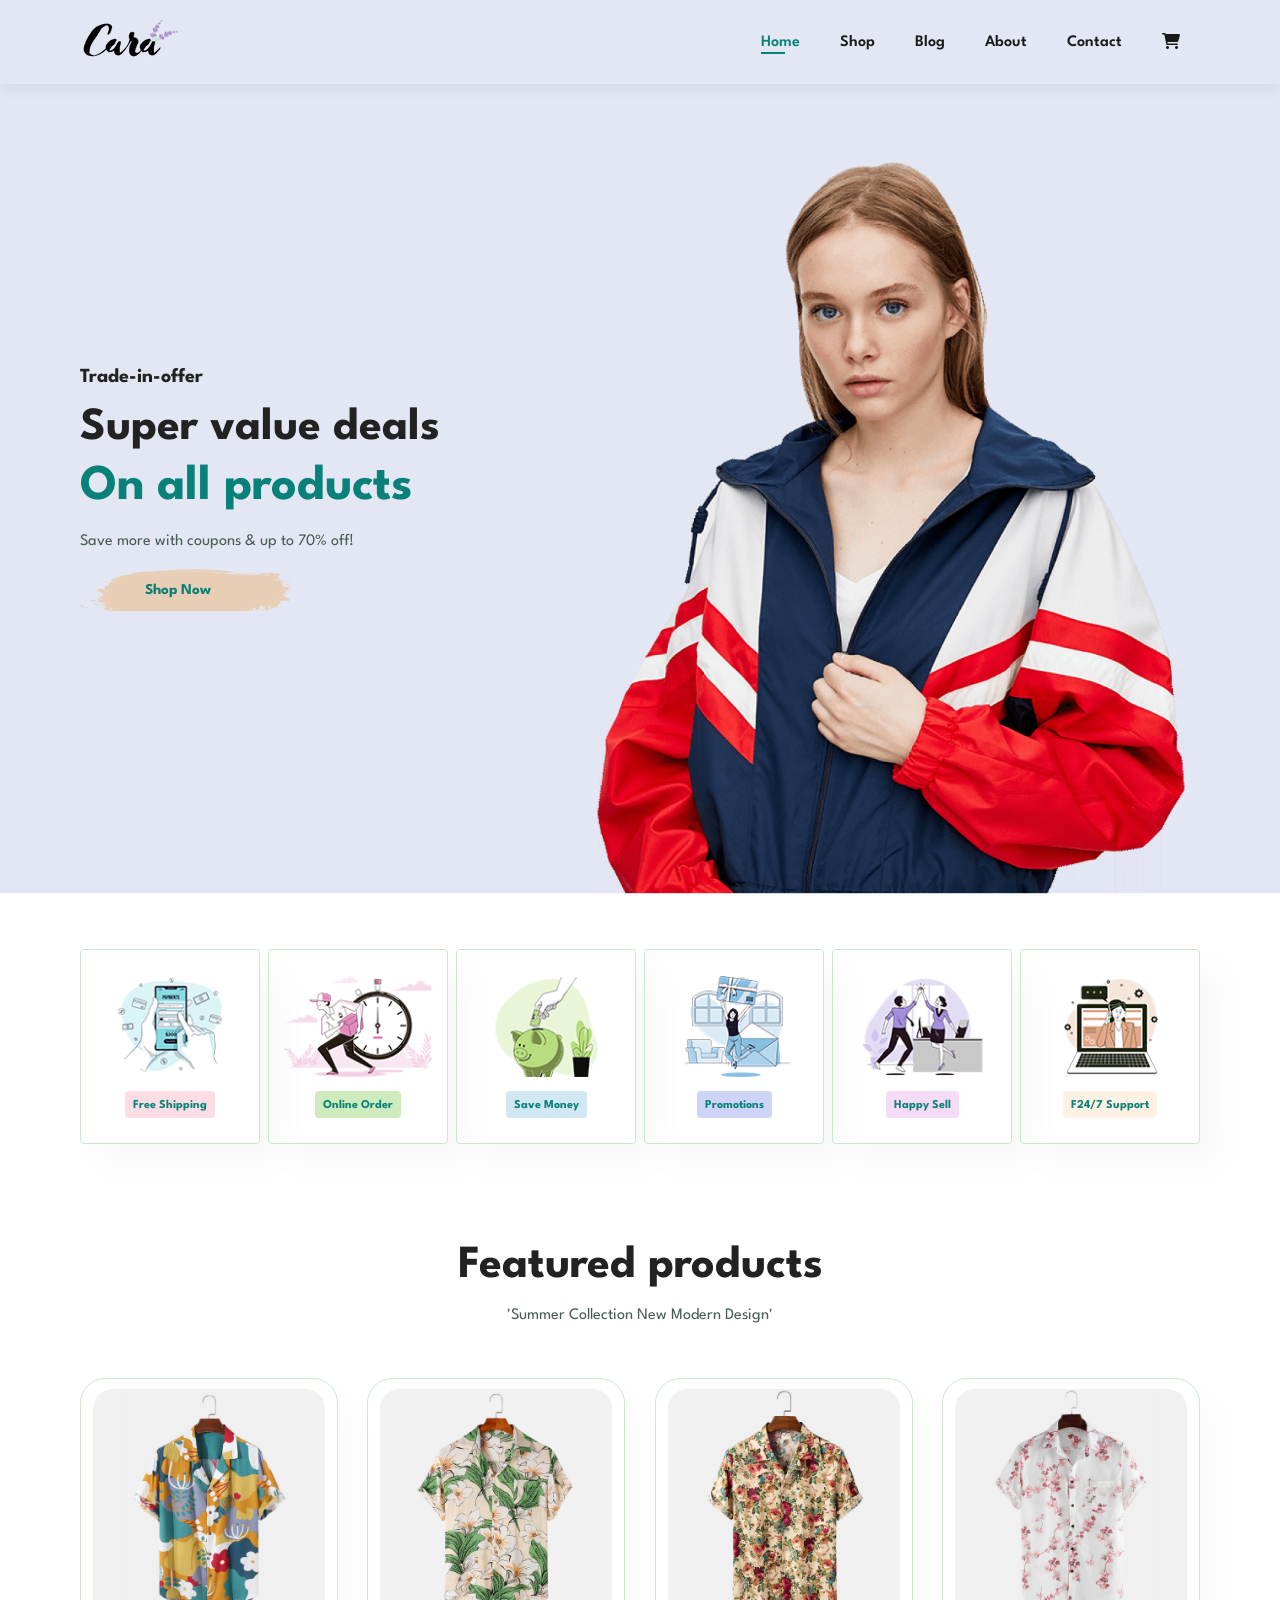
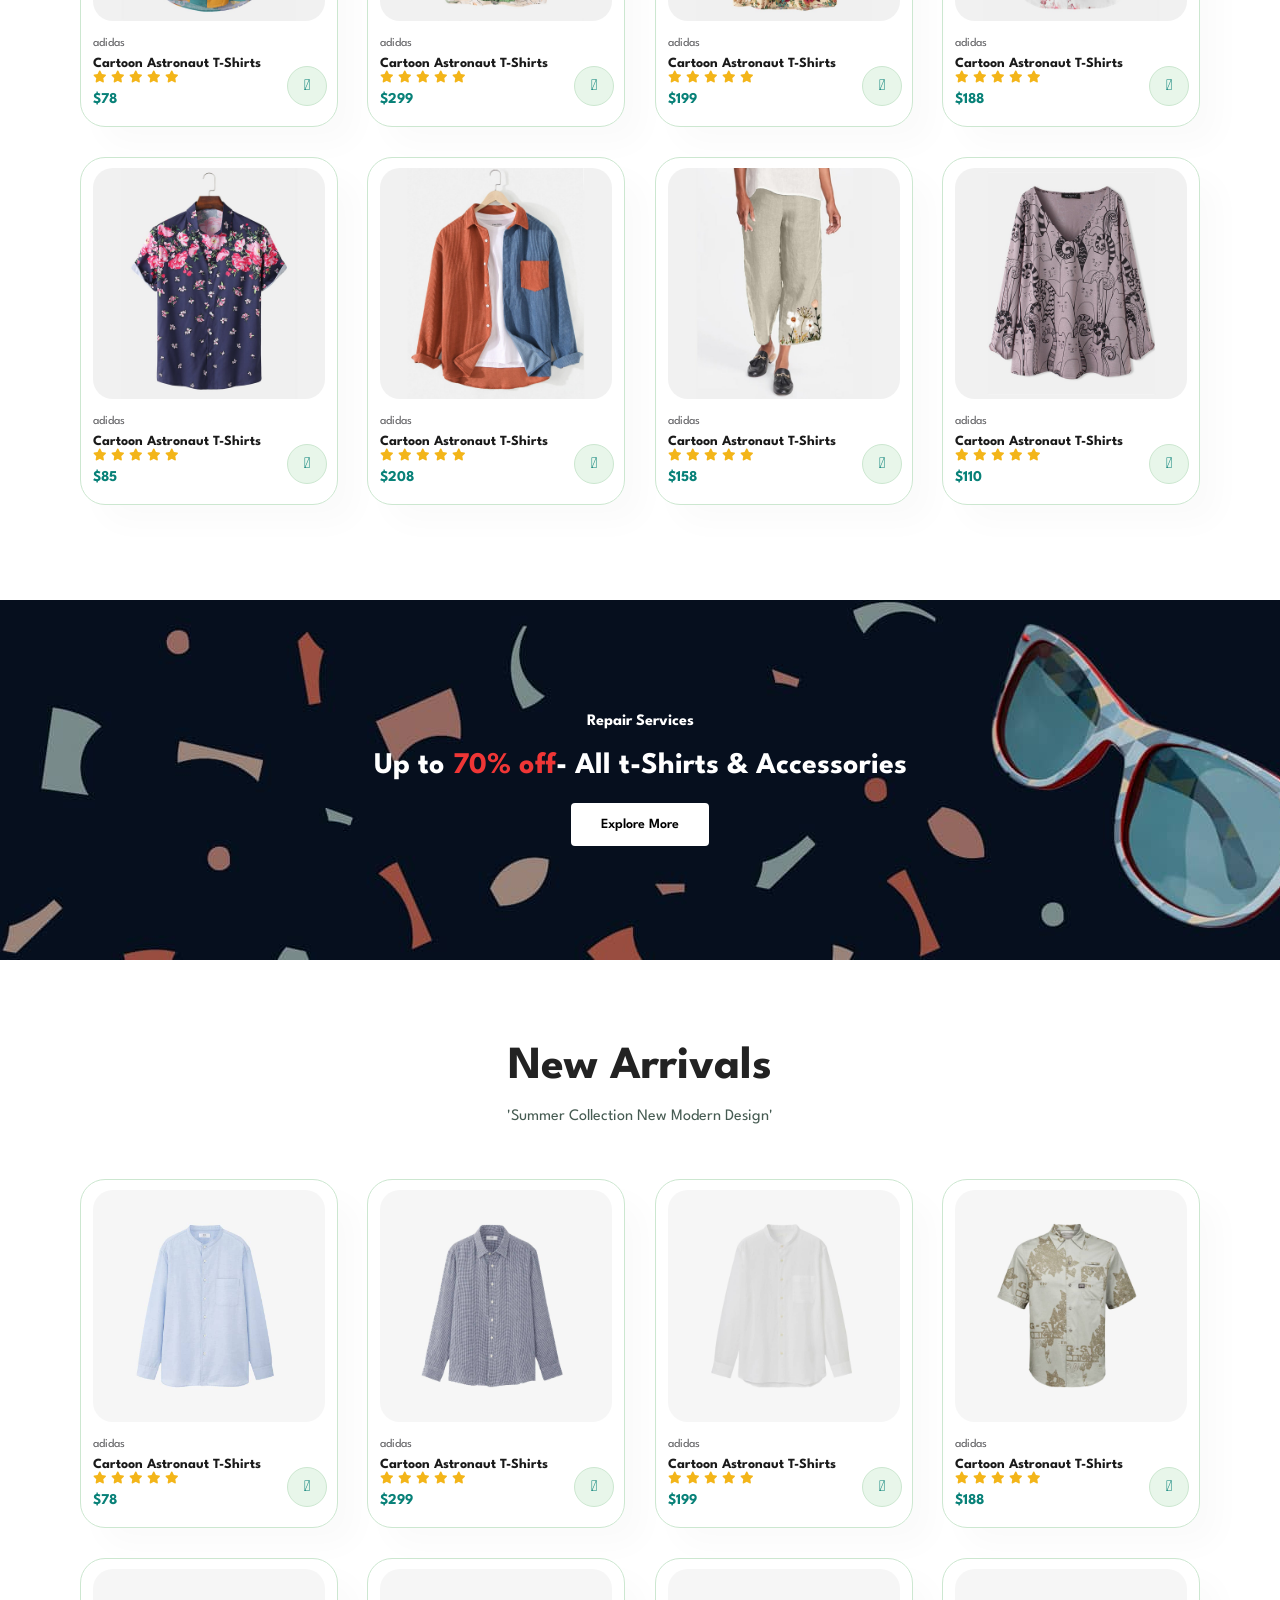
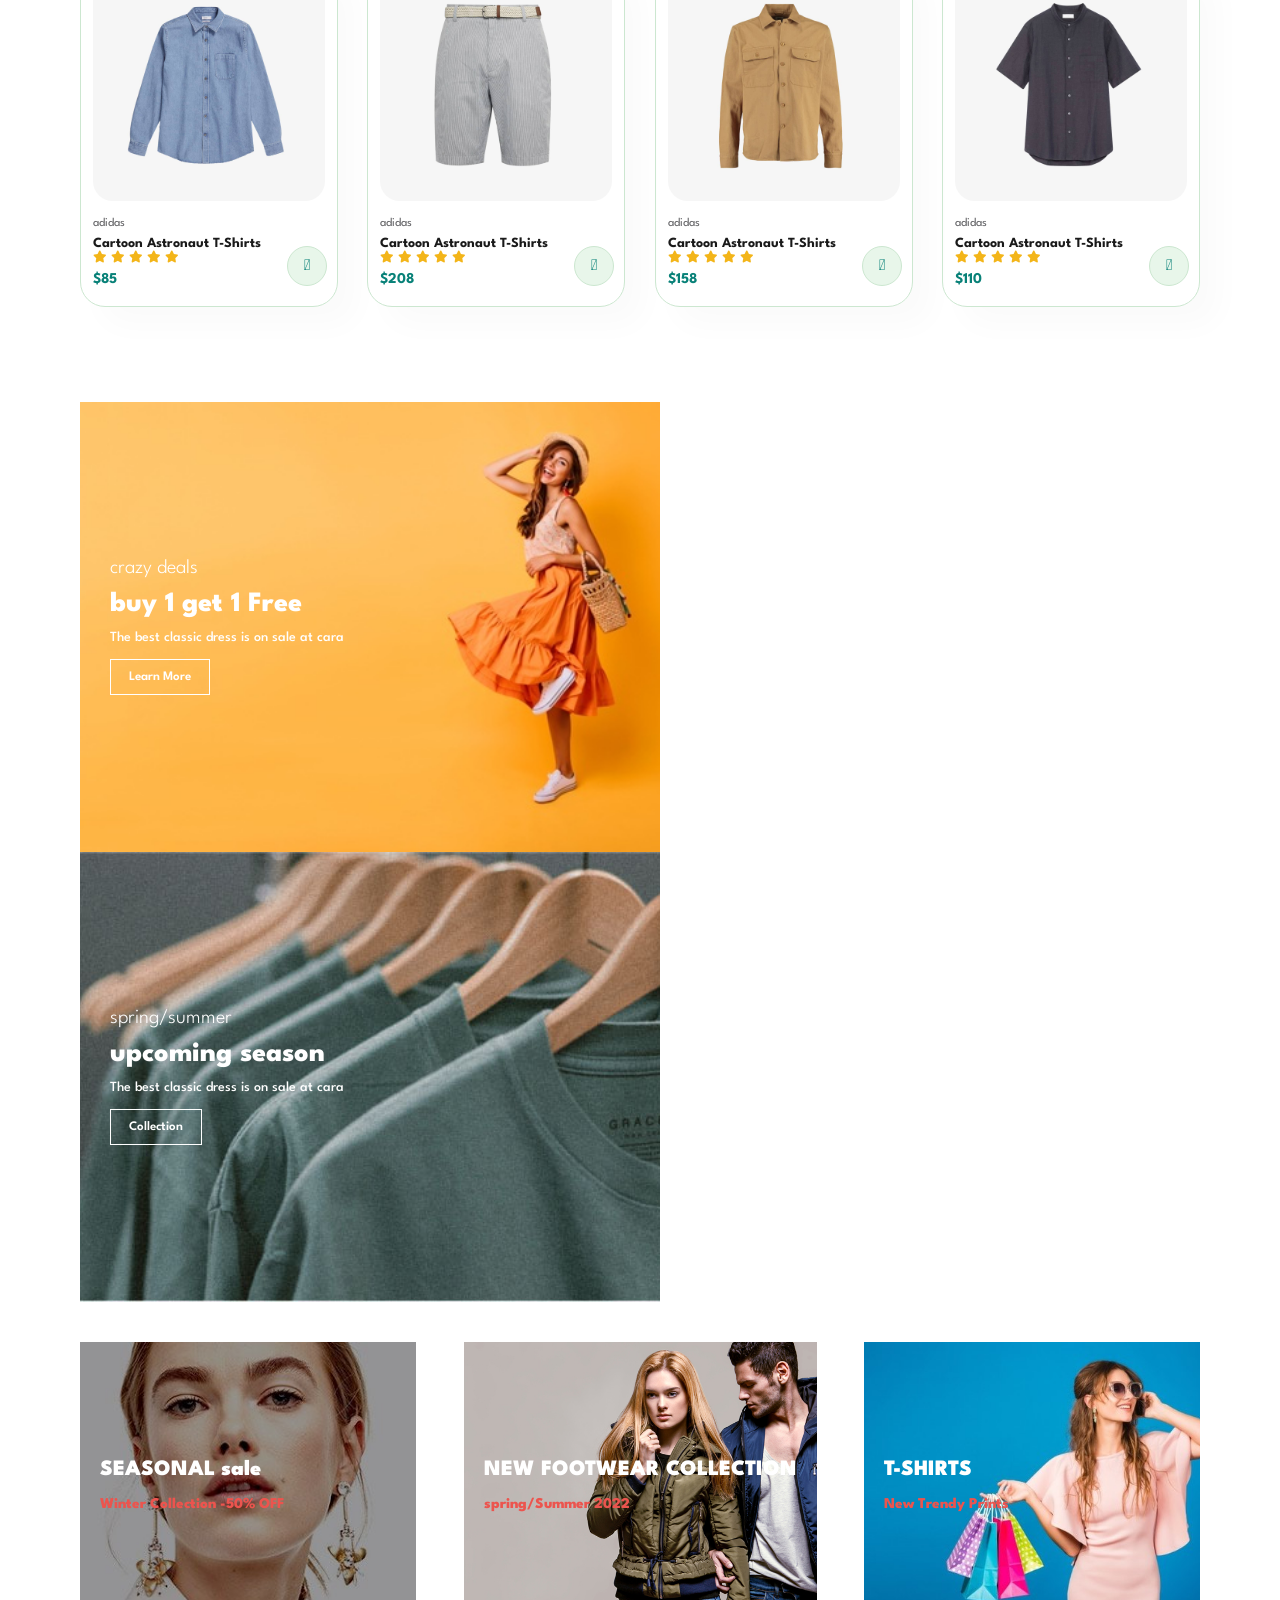
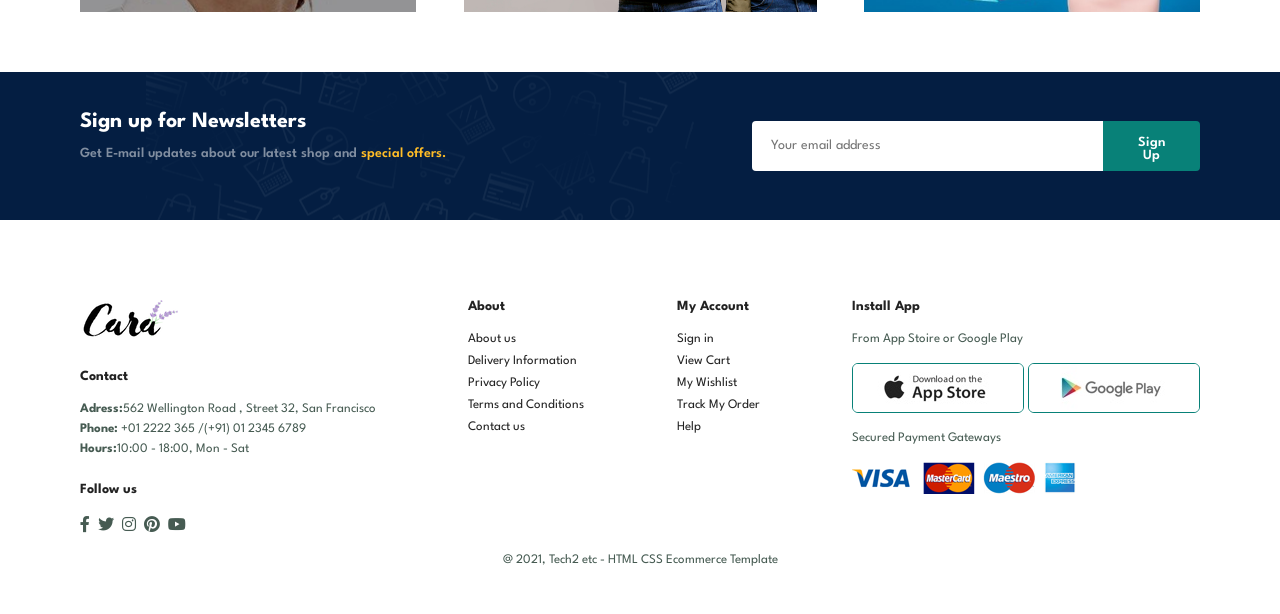
<file: index.html>
<!DOCTYPE html>
<html lang="en">
<head>
    <meta charset="UTF-8">
    <meta http-equiv="X-UA-Compatible" content="IE-edge">
    <meta name="viewport" content="width=device-width, initial-scale=1.0">
    <title>Ecommerce Platform</title>
    <link rel="stylesheet" href="style2.css">
    <link rel="stylesheet" href="https://cdnjs.cloudflare.com/ajax/libs/font-awesome/6.0.0-beta3/css/all.min.css">

</head>

<body>
    
    <section id="header">
        <a href="#"><img src="img/logo.png" class="logo"></a>

        <div>
            <ul id="navbar">
                <li><a class="active" href="index.html">Home</a></li>
                <li><a href="shop.html">Shop</a></li>
                <li><a href="blog.html">Blog</a></li>
                <li><a href="about.html">About</a></li>
                <li><a href="contact.html">Contact</a></li>
                <li id="lg-bag"><a href="cart.html"><i class="fas fa-shopping-cart"></i></a></li>
                <a href="#" id="close"><i class="far fa-times"></i></a> 
            </ul>
        </div>

        <div id="mobile">
            <a href="cart.html"><i class="fas fa-shopping-cart"></i></a>
            <i id="bar" class="fas fa-outdent"></i>
        </div>

    </section>

    <section id="hero">
        <h4>Trade-in-offer</h4>
        <h2>Super value deals</h2>
        <h1>On all products</h1>
        <p>Save more with coupons & up to 70% off!</p>
        <button>Shop Now</button>
    </section>

    <section id="feature" class="section-p1">
        <div class="fe-box">
            <img src="img/f11.png" alt="">
            <h6>Free Shipping</h6>
        </div>

        <div class="fe-box">
            <img src="img/f2.png" alt="">
            <h6>Online Order</h6>
        </div>

        <div class="fe-box">
            <img src="img/f3.png" alt="">
            <h6>Save Money</h6>
        </div>

        <div class="fe-box">
            <img src="img/f4.png" alt="">
            <h6>Promotions</h6>
        </div>

        <div class="fe-box">
            <img src="img/f5.png" alt="">
            <h6>Happy Sell</h6>
        </div>

        <div class="fe-box">
            <img src="img/f6.png" alt="">
            <h6>F24/7 Support</h6>
        </div>
    </section>

    <section id="product1" class="section-p1">
        <h2>Featured products</h2>
        <p>'Summer Collection New Modern Design'</p>
        <div class="pro-container">
            <div class="pro">
                <img src="img/f1.jpg" alt="">
                <div class="des">
                    <span>adidas</span>
                    <h5>Cartoon Astronaut T-Shirts</h5>
                    <div class="star">
                        <i class="fas fa-star"></i>
                        <i class="fas fa-star"></i>
                        <i class="fas fa-star"></i>
                        <i class="fas fa-star"></i>
                        <i class="fas fa-star"></i>
                    </div>
                    <h4>$78</h4>
                </div>
                <a href="#"><i class="fal fa-shopping-cart cart"></i></a>
            </div>

            <div class="pro">
                <img src="img/f2.jpg" alt="">
                <div class="des">
                    <span>adidas</span>
                    <h5>Cartoon Astronaut T-Shirts</h5>
                    <div class="star">
                        <i class="fas fa-star"></i>
                        <i class="fas fa-star"></i>
                        <i class="fas fa-star"></i>
                        <i class="fas fa-star"></i>
                        <i class="fas fa-star"></i>
                    </div>
                    <h4>$299</h4>
                </div>
                <a href="#"><i class="fal fa-shopping-cart cart"></i></a>
            </div>

            <div class="pro">
                <img src="img/f3.jpg" alt="">
                <div class="des">
                    <span>adidas</span>
                    <h5>Cartoon Astronaut T-Shirts</h5>
                    <div class="star">
                        <i class="fas fa-star"></i>
                        <i class="fas fa-star"></i>
                        <i class="fas fa-star"></i>
                        <i class="fas fa-star"></i>
                        <i class="fas fa-star"></i>
                    </div>
                    <h4>$199</h4>
                </div>
                <a href="#"><i class="fal fa-shopping-cart cart"></i></a>
            </div>

            <div class="pro">
                <img src="img/f4.jpg" alt="">
                <div class="des">
                    <span>adidas</span>
                    <h5>Cartoon Astronaut T-Shirts</h5>
                    <div class="star">
                        <i class="fas fa-star"></i>
                        <i class="fas fa-star"></i>
                        <i class="fas fa-star"></i>
                        <i class="fas fa-star"></i>
                        <i class="fas fa-star"></i>
                    </div>
                    <h4>$188</h4>
                </div>
                <a href="#"><i class="fal fa-shopping-cart cart"></i></a>
            </div>

            <div class="pro">
                <img src="img/f5.jpg" alt="">
                <div class="des">
                    <span>adidas</span>
                    <h5>Cartoon Astronaut T-Shirts</h5>
                    <div class="star">
                        <i class="fas fa-star"></i>
                        <i class="fas fa-star"></i>
                        <i class="fas fa-star"></i>
                        <i class="fas fa-star"></i>
                        <i class="fas fa-star"></i>
                    </div>
                    <h4>$85</h4>
                </div>
                <a href="#"><i class="fal fa-shopping-cart cart"></i></a>
            </div>

            <div class="pro">
                <img src="img/f6.jpg" alt="">
                <div class="des">
                    <span>adidas</span>
                    <h5>Cartoon Astronaut T-Shirts</h5>
                    <div class="star">
                        <i class="fas fa-star"></i>
                        <i class="fas fa-star"></i>
                        <i class="fas fa-star"></i>
                        <i class="fas fa-star"></i>
                        <i class="fas fa-star"></i>
                    </div>
                    <h4>$208</h4>
                </div>
                <a href="#"><i class="fal fa-shopping-cart cart"></i></a>
            </div>

            <div class="pro">
                <img src="img/f7.jpg" alt="">
                <div class="des">
                    <span>adidas</span>
                    <h5>Cartoon Astronaut T-Shirts</h5>
                    <div class="star">
                        <i class="fas fa-star"></i>
                        <i class="fas fa-star"></i>
                        <i class="fas fa-star"></i>
                        <i class="fas fa-star"></i>
                        <i class="fas fa-star"></i>
                    </div>
                    <h4>$158</h4>
                </div>
                <a href="#"><i class="fal fa-shopping-cart cart"></i></a>
            </div>

            <div class="pro">
                <img src="img/f8.jpg" alt="">
                <div class="des">
                    <span>adidas</span>
                    <h5>Cartoon Astronaut T-Shirts</h5>
                    <div class="star">
                        <i class="fas fa-star"></i>
                        <i class="fas fa-star"></i>
                        <i class="fas fa-star"></i>
                        <i class="fas fa-star"></i>
                        <i class="fas fa-star"></i>
                    </div>
                    <h4>$110</h4>
                </div>
                <a href="#"><i class="fal fa-shopping-cart cart"></i></a>
            </div>

        </div>
    </section>

    <section id="banner" class="section-m1">
        <h4>Repair Services</h4>
        <h2>Up to <span>70% off</span>- All t-Shirts & Accessories</h2>
        <button class="normal">Explore More</button>
    </section>

    <section id="product1" class="section-p1">
        <h2>New Arrivals</h2>
        <p>'Summer Collection New Modern Design'</p>
        <div class="pro-container">
            <div class="pro">
                <img src="img/n1.jpg" alt="">
                <div class="des">
                    <span>adidas</span>
                    <h5>Cartoon Astronaut T-Shirts</h5>
                    <div class="star">
                        <i class="fas fa-star"></i>
                        <i class="fas fa-star"></i>
                        <i class="fas fa-star"></i>
                        <i class="fas fa-star"></i>
                        <i class="fas fa-star"></i>
                    </div>
                    <h4>$78</h4>
                </div>
                <a href="#"><i class="fal fa-shopping-cart cart"></i></a>
            </div>

            <div class="pro">
                <img src="img/n2.jpg" alt="">
                <div class="des">
                    <span>adidas</span>
                    <h5>Cartoon Astronaut T-Shirts</h5>
                    <div class="star">
                        <i class="fas fa-star"></i>
                        <i class="fas fa-star"></i>
                        <i class="fas fa-star"></i>
                        <i class="fas fa-star"></i>
                        <i class="fas fa-star"></i>
                    </div>
                    <h4>$299</h4>
                </div>
                <a href="#"><i class="fal fa-shopping-cart cart"></i></a>
            </div>

            <div class="pro">
                <img src="img/n3.jpg" alt="">
                <div class="des">
                    <span>adidas</span>
                    <h5>Cartoon Astronaut T-Shirts</h5>
                    <div class="star">
                        <i class="fas fa-star"></i>
                        <i class="fas fa-star"></i>
                        <i class="fas fa-star"></i>
                        <i class="fas fa-star"></i>
                        <i class="fas fa-star"></i>
                    </div>
                    <h4>$199</h4>
                </div>
                <a href="#"><i class="fal fa-shopping-cart cart"></i></a>
            </div>

            <div class="pro">
                <img src="img/n4.jpg" alt="">
                <div class="des">
                    <span>adidas</span>
                    <h5>Cartoon Astronaut T-Shirts</h5>
                    <div class="star">
                        <i class="fas fa-star"></i>
                        <i class="fas fa-star"></i>
                        <i class="fas fa-star"></i>
                        <i class="fas fa-star"></i>
                        <i class="fas fa-star"></i>
                    </div>
                    <h4>$188</h4>
                </div>
                <a href="#"><i class="fal fa-shopping-cart cart"></i></a>
            </div>

            <div class="pro">
                <img src="img/n5.jpg" alt="">
                <div class="des">
                    <span>adidas</span>
                    <h5>Cartoon Astronaut T-Shirts</h5>
                    <div class="star">
                        <i class="fas fa-star"></i>
                        <i class="fas fa-star"></i>
                        <i class="fas fa-star"></i>
                        <i class="fas fa-star"></i>
                        <i class="fas fa-star"></i>
                    </div>
                    <h4>$85</h4>
                </div>
                <a href="#"><i class="fal fa-shopping-cart cart"></i></a>
            </div>

            <div class="pro">
                <img src="img/n6.jpg" alt="">
                <div class="des">
                    <span>adidas</span>
                    <h5>Cartoon Astronaut T-Shirts</h5>
                    <div class="star">
                        <i class="fas fa-star"></i>
                        <i class="fas fa-star"></i>
                        <i class="fas fa-star"></i>
                        <i class="fas fa-star"></i>
                        <i class="fas fa-star"></i>
                    </div>
                    <h4>$208</h4>
                </div>
                <a href="#"><i class="fal fa-shopping-cart cart"></i></a>
            </div>

            <div class="pro">
                <img src="img/n7.jpg" alt="">
                <div class="des">
                    <span>adidas</span>
                    <h5>Cartoon Astronaut T-Shirts</h5>
                    <div class="star">
                        <i class="fas fa-star"></i>
                        <i class="fas fa-star"></i>
                        <i class="fas fa-star"></i>
                        <i class="fas fa-star"></i>
                        <i class="fas fa-star"></i>
                    </div>
                    <h4>$158</h4>
                </div>
                <a href="#"><i class="fal fa-shopping-cart cart"></i></a>
            </div>

            <div class="pro">
                <img src="img/n8.jpg" alt="">
                <div class="des">
                    <span>adidas</span>
                    <h5>Cartoon Astronaut T-Shirts</h5>
                    <div class="star">
                        <i class="fas fa-star"></i>
                        <i class="fas fa-star"></i>
                        <i class="fas fa-star"></i>
                        <i class="fas fa-star"></i>
                        <i class="fas fa-star"></i>
                    </div>
                    <h4>$110</h4>
                </div>
                <a href="#"><i class="fal fa-shopping-cart cart"></i></a>
            </div>

        </div>
    </section>

    <section id="sm-banner" class="section-p1">
        <div class="banner-box">
            <h4>crazy deals</h4>
            <h2>buy 1 get 1 Free</h2>
            <span>The best classic dress is on sale at cara</span>
            <button class="white">Learn More</button>
        </div>

        <div class="banner-box banner-box2">
            <h4>spring/summer</h4>
            <h2>upcoming season</h2>
            <span>The best classic dress is on sale at cara</span>
            <button class="white">Collection</button>
        </div>
    </section>

    <section id="banner3">
        <div class="banner-box">
            <h2>SEASONAL sale</h2>
            <h3>Winter Collection -50% OFF</h3>
        </div>

        <div class="banner-box banner-box2">
            <h2>NEW FOOTWEAR COLLECTION </h2>
            <h3>spring/Summer 2022</h3>
        </div>

        <div class="banner-box banner-box3">
            <h2>T-SHIRTS</h2>
            <h3>New Trendy Prints</h3>
        </div>
    </section>

    <section id="newsletter" class="section-p1 section-m1">
        <div class="newstext">
            <h4>Sign up for Newsletters</h4>
            <p>Get E-mail updates about our latest shop and <span>special offers.</span></p>
        </div>
        <div class="form">
            <input type="text" placeholder="Your email address">
            <button class="normal">Sign Up</button>
        </div>
    </section>

    <footer class="section-p1">
        <div class="col">
            <img class="logo" src="img/logo.png" alt="">
            <h4>Contact</h4>
            <p><strong>Adress:</strong>562 Wellington Road , Street 32, San Francisco</p>  
            <p><strong>Phone:</strong> +01 2222 365 /(+91) 01 2345 6789</p>  
            <p><strong>Hours:</strong>10:00 - 18:00, Mon - Sat</p>
            <div class="follow">
               <h4>Follow us</h4>
            <div class="icon">
                <i class="fa-brands fa-facebook-f"></i>
                <i class="fa-brands fa-twitter"></i>
                <i class="fa-brands fa-instagram"></i>
                <i class="fa-brands fa-pinterest"></i>
                <i class="fa-brands fa-youtube"></i>
            </div>
            </div>  
        </div>

        <div class="col">
            <h4>About</h4>
            <a href="#">About us</a>
            <a href="#">Delivery Information</a>
            <a href="#">Privacy Policy</a>
            <a href="#">Terms and Conditions</a>
            <a href="#">Contact us</a>
        </div>

        <div class="col">
            <h4>My Account</h4>
            <a href="#">Sign in</a>
            <a href="#">View Cart</a>
            <a href="#">My Wishlist</a>
            <a href="#">Track My Order</a>
            <a href="#">Help</a>
        </div>

        <div class="col install">
            <h4>Install App</h4>
            <p>From App Stoire or Google Play</p>
            <div class="row">
                <img src="img/app.jpg" alt="">
                <img src="img/play.jpg" alt="">
            </div>
            <p>Secured Payment Gateways</p>
            <img src="img/pay.png" alt="">
        </div>

        <div class="copyright">
            <p>@ 2021, Tech2 etc - HTML CSS Ecommerce Template</p>
        </div>
    </footer>



    <script src="script2.js"></script>
</body>
</html>
</file>
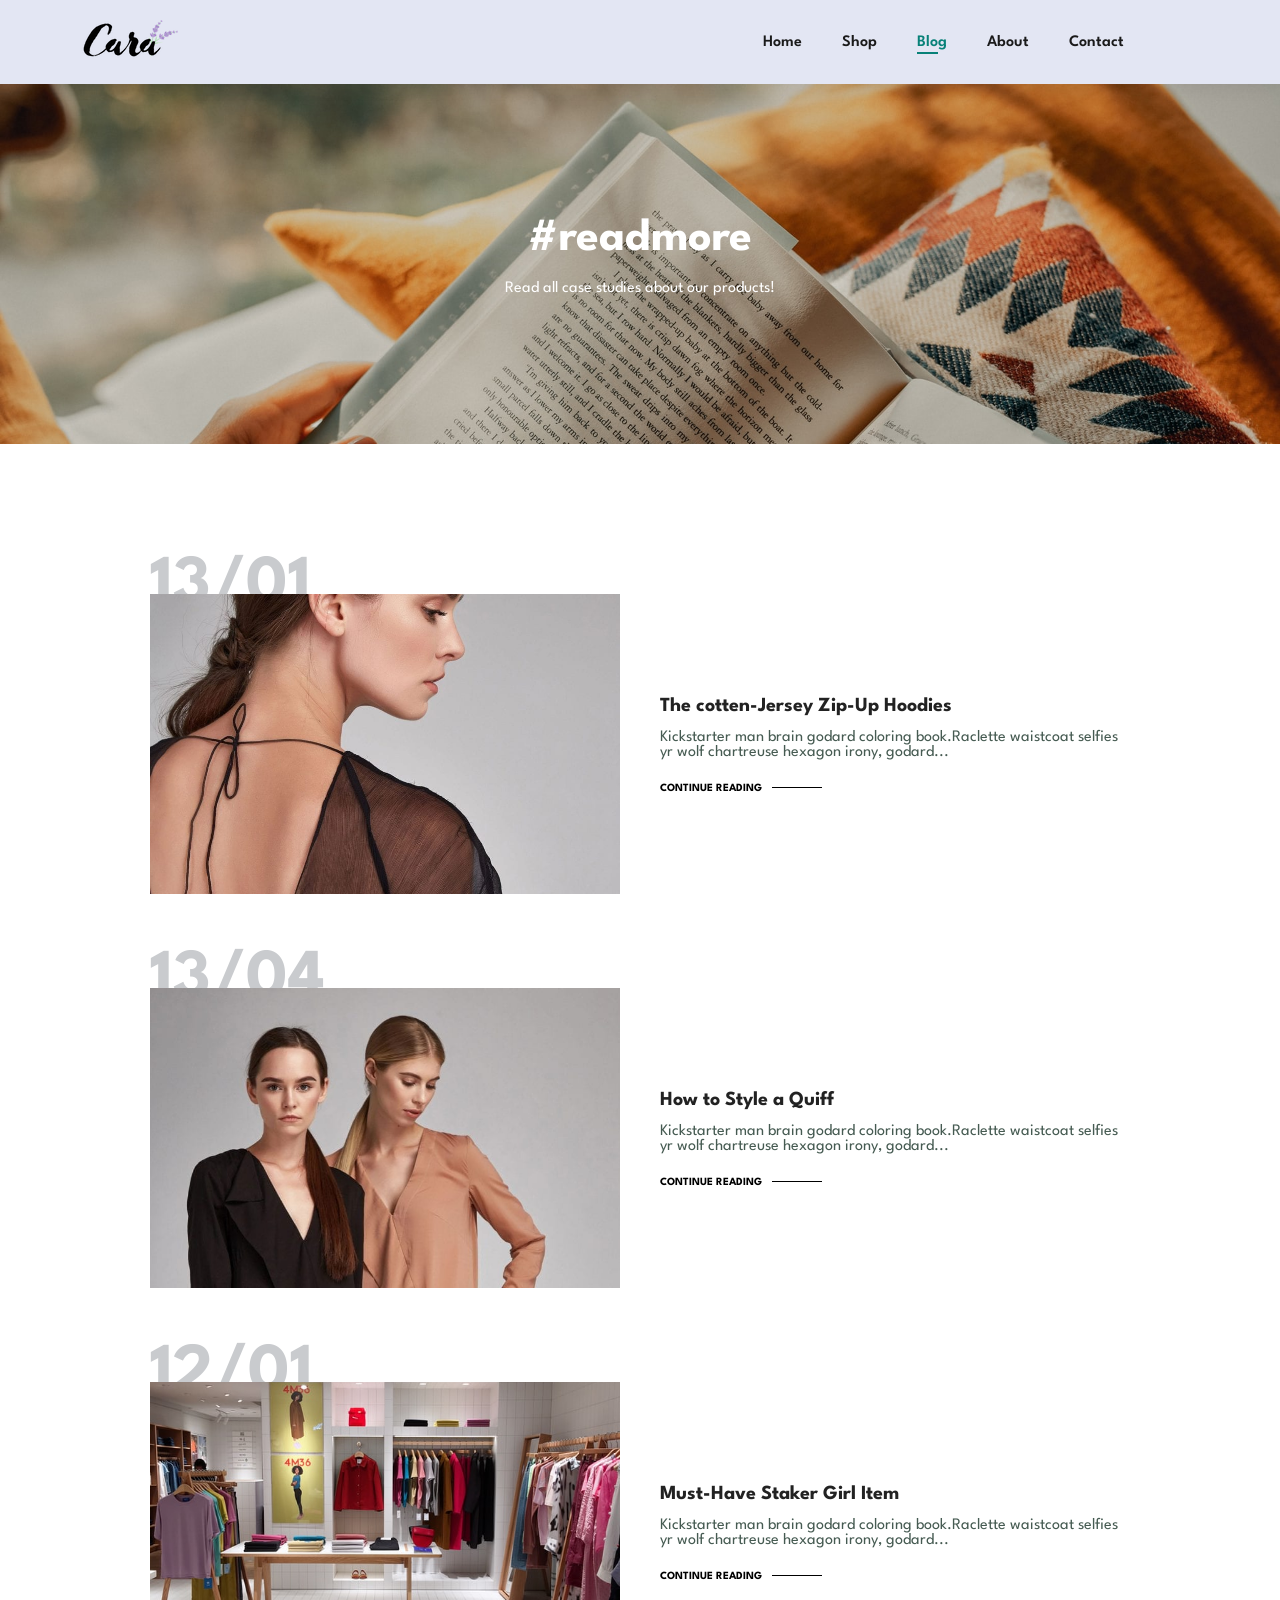
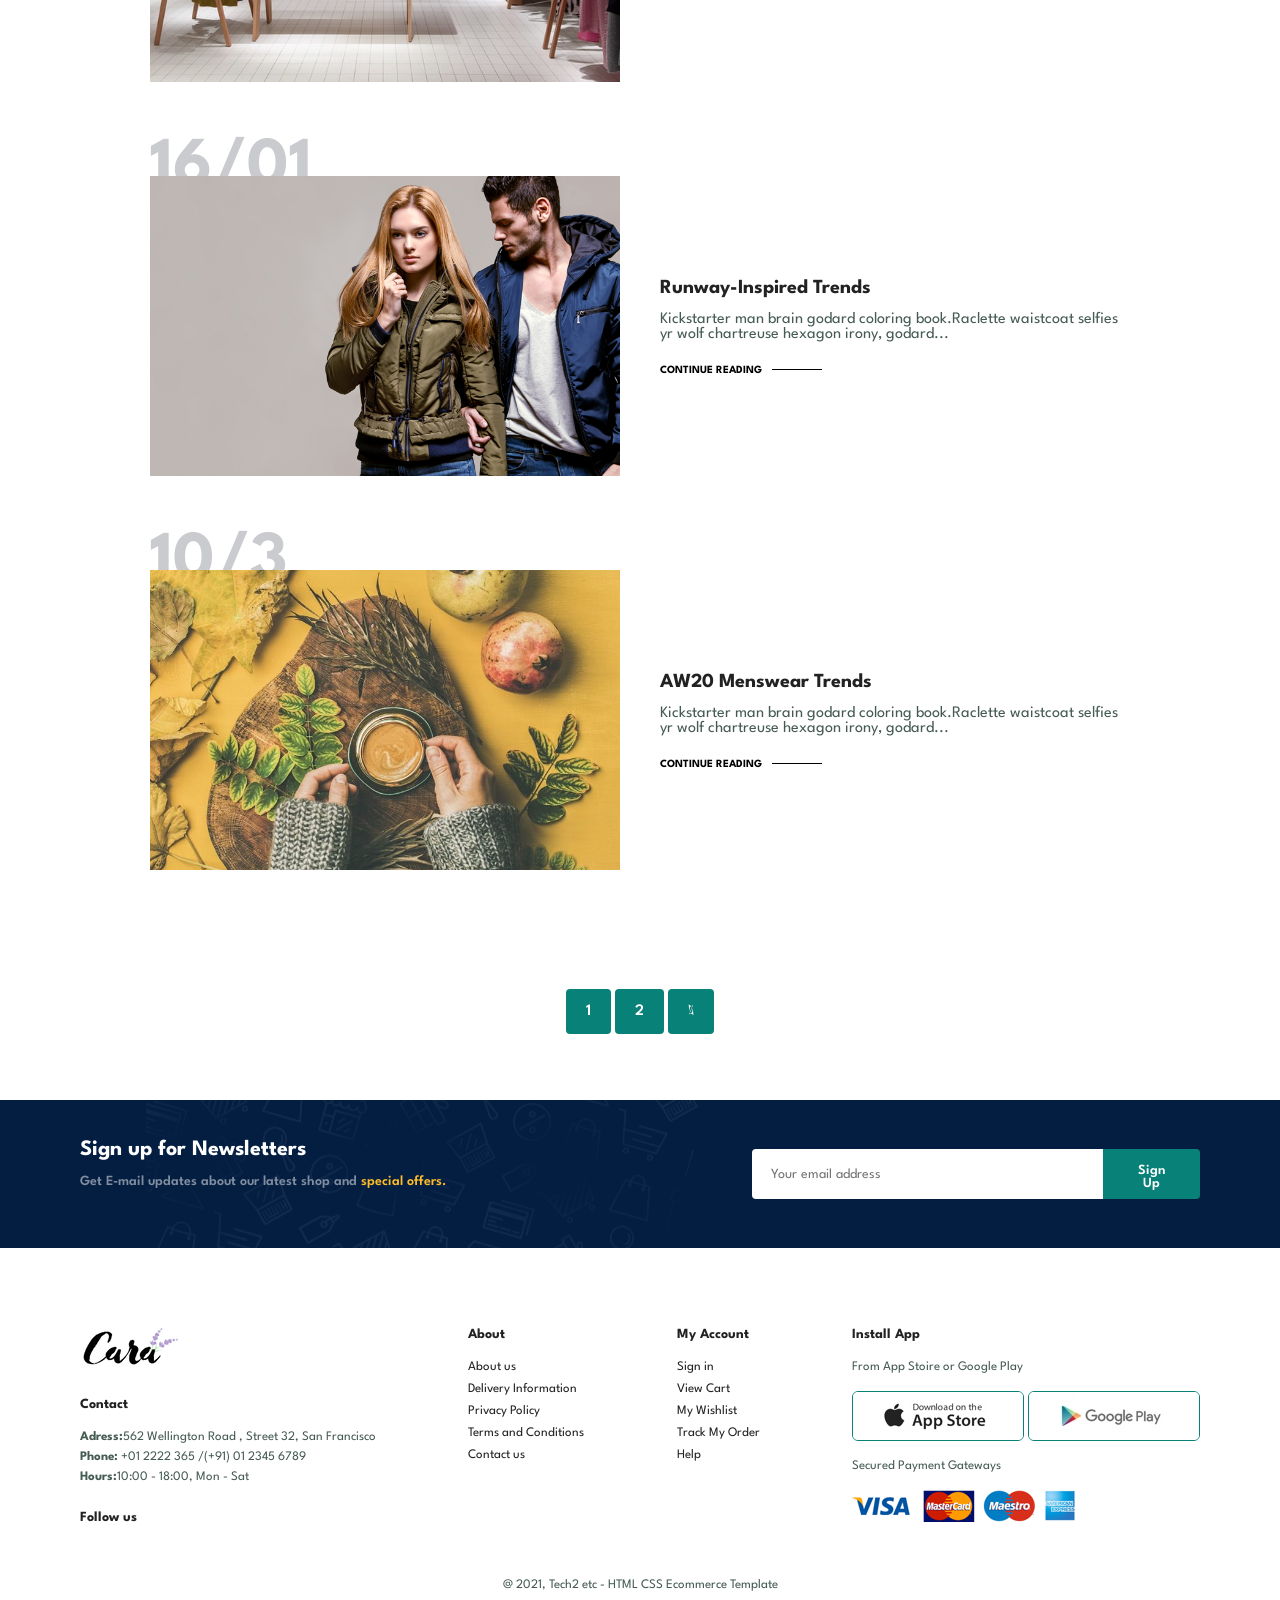
<file: blog.html>
<!DOCTYPE html>
<html lang="en">
<head>
    <meta charset="UTF-8">
    <meta http-equiv="X-UA-Compatible" content="IE-edge">
    <meta name="viewport" content="width=device-width, initial-scale=1.0">
    <title>Ecommerce Platform</title>
    <link rel="stylesheet" href="https://use.fontawesome.com/releases/v5.15.4/css/all.css" />
    <link rel="stylesheet" href="style2.css">
</head>
<body>
    
    <section id="header">
        <a href="#"><img src="img/logo.png" class="logo"></a>

        <div>
            <ul id="navbar">
                <li><a href="index.html">Home</a></li>
                <li><a href="shop.html">Shop</a></li>
                <li><a class="active" href="blog.html">Blog</a></li>
                <li><a href="about.html">About</a></li>
                <li><a href="contact.html">Contact</a></li>
                <li id="lg-bag"><a href="cart.html"><i class="far fa-shopping-bag"></i></a></li>
                <a href="#" id="close"><i class="far fa-times"></i></a>
            </ul>
        </div>

        <div id="mobile">
            <a href="cart.html"><i class="far fa-shopping-bag"></i></a>
            <i id="bar" class="fas fa-outdent"></i>
        </div>

    </section>

    <section id="page-header" class="blog-header">
       
        <h2>#readmore</h2>
       
        <p>Read all case studies about our products!</p>
        
    </section>

    <section id="blog">
        <div class="blog-box">
            <div class="blog-img">
                <img src="img/b11.jpg" alt="">
            </div>
            <div class="blog-details">
                <h4>The cotten-Jersey Zip-Up Hoodies</h4>
                <p>Kickstarter man brain godard coloring book.Raclette waistcoat selfies yr
                     wolf chartreuse hexagon irony, godard...</p>
                     <a href="#">CONTINUE READING</a>
            </div>
            <h1>13/01</h1>
        </div>
        <div class="blog-box">
            <div class="blog-img">
                <img src="img/b22.jpg" alt="">
            </div>
            <div class="blog-details">
                <h4>How to Style a Quiff</h4>
                <p>Kickstarter man brain godard coloring book.Raclette waistcoat selfies yr
                     wolf chartreuse hexagon irony, godard...</p>
                     <a href="#">CONTINUE READING</a>
            </div>
            <h1>13/04</h1>
        </div>
        <div class="blog-box">
            <div class="blog-img">
                <img src="img/b3.jpg" alt="">
            </div>
            <div class="blog-details">
                <h4>Must-Have Staker Girl Item</h4>
                <p>Kickstarter man brain godard coloring book.Raclette waistcoat selfies yr
                     wolf chartreuse hexagon irony, godard...</p>
                     <a href="#">CONTINUE READING</a>
            </div>
            <h1>12/01</h1>
        </div>
        <div class="blog-box">
            <div class="blog-img">
                <img src="img/b4.jpg" alt="">
            </div>
            <div class="blog-details">
                <h4>Runway-Inspired Trends</h4>
                <p>Kickstarter man brain godard coloring book.Raclette waistcoat selfies yr
                     wolf chartreuse hexagon irony, godard...</p>
                     <a href="#">CONTINUE READING</a>
            </div>
            <h1>16/01</h1>
        </div>
        <div class="blog-box">
            <div class="blog-img">
                <img src="img/b6.jpg" alt="">
            </div>
            <div class="blog-details">
                <h4>AW20 Menswear Trends</h4>
                <p>Kickstarter man brain godard coloring book.Raclette waistcoat selfies yr
                     wolf chartreuse hexagon irony, godard...</p>
                     <a href="#">CONTINUE READING</a>
            </div>
            <h1>10/3</h1>
        </div>
    </section>

    <section id="pagination" class="section-p1">
        <a href="#">1</a>
        <a href="#">2</a>
        <a href="#"><i class="fal fa-long-arrow-alt-right"></i></a>

    </section>

    <section id="newsletter" class="section-p1 section-m1">
        <div class="newstext">
            <h4>Sign up for Newsletters</h4>
            <p>Get E-mail updates about our latest shop and <span>special offers.</span></p>
        </div>
        <div class="form">
            <input type="text" placeholder="Your email address">
            <button class="normal">Sign Up</button>
        </div>
    </section>

    <footer class="section-p1">
        <div class="col">
            <img class="logo" src="img/logo.png" alt="">
            <h4>Contact</h4>
            <p><strong>Adress:</strong>562 Wellington Road , Street 32, San Francisco</p>  
            <p><strong>Phone:</strong> +01 2222 365 /(+91) 01 2345 6789</p>  
            <p><strong>Hours:</strong>10:00 - 18:00, Mon - Sat</p>
            <div class="follow">
               <h4>Follow us</h4>
               <div class="icon">
                <i class="fab-fa-facebook-f"></i>
                <i class="fab-fa-twitter"></i>
                <i class="fab-fa-instagram"></i>
                <i class="fab-fa-pinterest"></i>
                <i class="fab-fa-youtube"></i>
               </div>
            </div>  
        </div>

        <div class="col">
            <h4>About</h4>
            <a href="#">About us</a>
            <a href="#">Delivery Information</a>
            <a href="#">Privacy Policy</a>
            <a href="#">Terms and Conditions</a>
            <a href="#">Contact us</a>
        </div>

        <div class="col">
            <h4>My Account</h4>
            <a href="#">Sign in</a>
            <a href="#">View Cart</a>
            <a href="#">My Wishlist</a>
            <a href="#">Track My Order</a>
            <a href="#">Help</a>
        </div>

        <div class="col install">
            <h4>Install App</h4>
            <p>From App Stoire or Google Play</p>
            <div class="row">
                <img src="img/app.jpg" alt="">
                <img src="img/play.jpg" alt="">
            </div>
            <p>Secured Payment Gateways</p>
            <img src="img/pay.png" alt="">
        </div>

        <div class="copyright">
            <p>@ 2021, Tech2 etc - HTML CSS Ecommerce Template</p>
        </div>
    </footer>



    <script src="script2.js"></script>
</body>
</html>
</file>
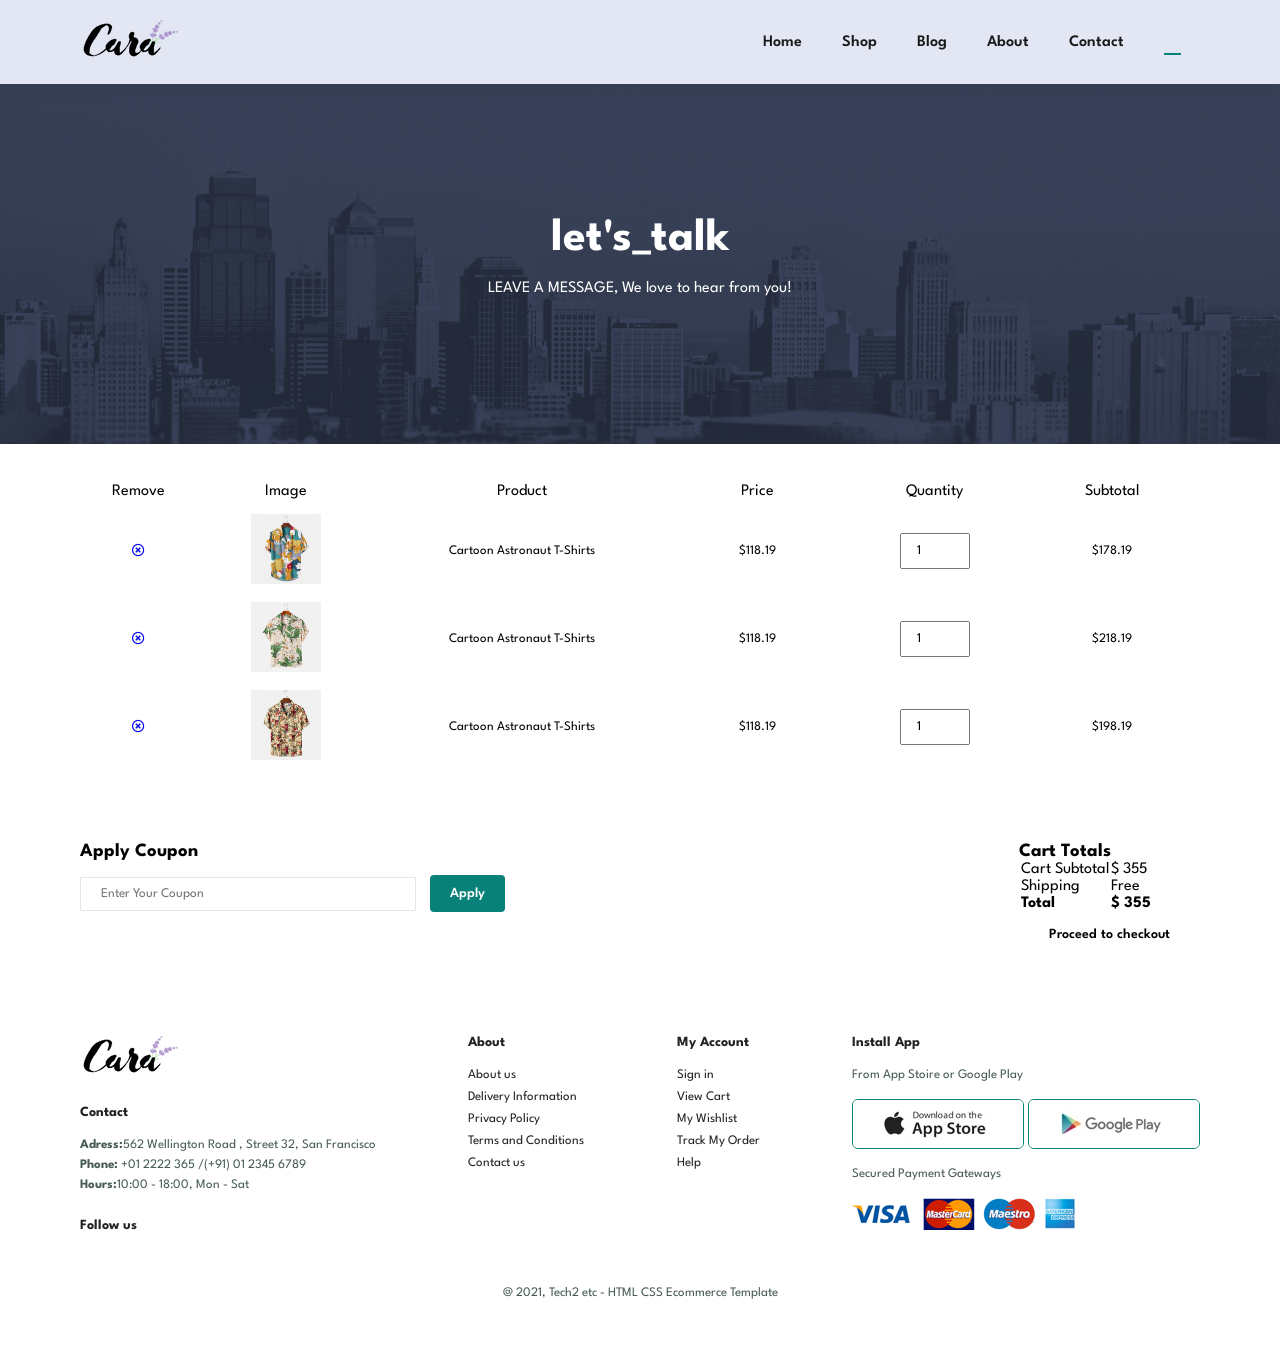
<file: cart.html>
<!DOCTYPE html>
<html lang="en">
<head>
    <meta charset="UTF-8">
    <meta http-equiv="X-UA-Compatible" content="IE-edge">
    <meta name="viewport" content="width=device-width, initial-scale=1.0">
    <title>Ecommerce Platform</title>
    <link rel="stylesheet" href="https://use.fontawesome.com/releases/v5.15.4/css/all.css" />
    <link rel="stylesheet" href="style2.css">
</head>
<body>
    
    <section id="header">
        <a href="#"><img src="img/logo.png" class="logo"></a>

        <div>
            <ul id="navbar">
                <li><a href="index.html">Home</a></li>
                <li><a href="shop.html">Shop</a></li>
                <li><a href="blog.html">Blog</a></li>
                <li><a href="about.html">About</a></li>
                <li><a href="contact.html">Contact</a></li>
                <li id="lg-bag"><a class="active" href="cart.html"><i class="far fa-shopping-bag"></i></a></li>
                <a href="#" id="close"><i class="far fa-times"></i></a>
            </ul>
        </div>

        <div id="mobile">
            <a href="cart.html"><i class="far fa-shopping-bag"></i></a>
            <i id="bar" class="fas fa-outdent"></i>
        </div>

    </section>

    <section id="page-header" class="about-header">
       
        <h2>let's_talk</h2>
       
        <p>LEAVE A MESSAGE, We love to hear from you!</p>
        
    </section>

    <section id="cart" class="section-p1">
        <table width="100%">
            <thead>
                <tr>
                    <td>Remove</td>
                    <td>Image</td>
                    <td>Product</td>
                    <td>Price</td>
                    <td>Quantity</td>
                    <td>Subtotal</td>
                </tr>
            </thead>
            <tbody>
                <tr>
                    <td><a href="#"><i class="far fa-times-circle"></i></a></td>
                    <td><img src="img/f1.jpg" alt=""></td>
                    <td>Cartoon Astronaut T-Shirts</td>
                    <td>$118.19</td>
                    <td><input type="number" value="1"></td>
                    <td>$178.19</td>                
                </tr>
                <tr>
                    <td><a href="#"><i class="far fa-times-circle"></i></a></td>
                    <td><img src="img/f2.jpg" alt=""></td>
                    <td>Cartoon Astronaut T-Shirts</td>
                    <td>$118.19</td>
                    <td><input type="number" value="1"></td>
                    <td>$218.19</td>                
                </tr>
                <tr>
                    <td><a href="#"><i class="far fa-times-circle"></i></a></td>
                    <td><img src="img/f3.jpg" alt=""></td>
                    <td>Cartoon Astronaut T-Shirts</td>
                    <td>$118.19</td>
                    <td><input type="number" value="1"></td>
                    <td>$198.19</td>                
                </tr>
            </tbody>
        </table>
    </section>

    <section id="cart-add" class="section-p1">
        <div id="coupon">
            <h3>Apply Coupon</h3>
            <div>
                <input type="text" placeholder="Enter Your Coupon">
                <button class="normal">Apply</button>
            </div>
        </div>
        <div id="Subtotal">
            <h3>Cart Totals</h3>
            <table>
                <tr>
                    <td>Cart Subtotal</td>
                    <td>$ 355</td>
                </tr>
                <tr>
                    <td>Shipping</td>
                    <td>Free</td>
                </tr>
                <tr>
                    <td><strong>Total</strong></td>
                    <td><strong>$ 355</strong></td>
                </tr>
            </table>
            <button class="normal">Proceed to checkout</button>
        </div>
    </section>



    <footer class="section-p1">
        <div class="col">
            <img class="logo" src="img/logo.png" alt="">
            <h4>Contact</h4>
            <p><strong>Adress:</strong>562 Wellington Road , Street 32, San Francisco</p>  
            <p><strong>Phone:</strong> +01 2222 365 /(+91) 01 2345 6789</p>  
            <p><strong>Hours:</strong>10:00 - 18:00, Mon - Sat</p>
            <div class="follow">
               <h4>Follow us</h4>
               <div class="icon">
                <i class="fab-fa-facebook-f"></i>
                <i class="fab-fa-twitter"></i>
                <i class="fab-fa-instagram"></i>
                <i class="fab-fa-pinterest"></i>
                <i class="fab-fa-youtube"></i>
               </div>
            </div>  
        </div>

        <div class="col">
            <h4>About</h4>
            <a href="#">About us</a>
            <a href="#">Delivery Information</a>
            <a href="#">Privacy Policy</a>
            <a href="#">Terms and Conditions</a>
            <a href="#">Contact us</a>
        </div>

        <div class="col">
            <h4>My Account</h4>
            <a href="#">Sign in</a>
            <a href="#">View Cart</a>
            <a href="#">My Wishlist</a>
            <a href="#">Track My Order</a>
            <a href="#">Help</a>
        </div>

        <div class="col install">
            <h4>Install App</h4>
            <p>From App Stoire or Google Play</p>
            <div class="row">
                <img src="img/app.jpg" alt="">
                <img src="img/play.jpg" alt="">
            </div>
            <p>Secured Payment Gateways</p>
            <img src="img/pay.png" alt="">
        </div>

        <div class="copyright">
            <p>@ 2021, Tech2 etc - HTML CSS Ecommerce Template</p>
        </div>
    </footer>



    <script src="script2.js"></script>
</body>
</html>
</file>
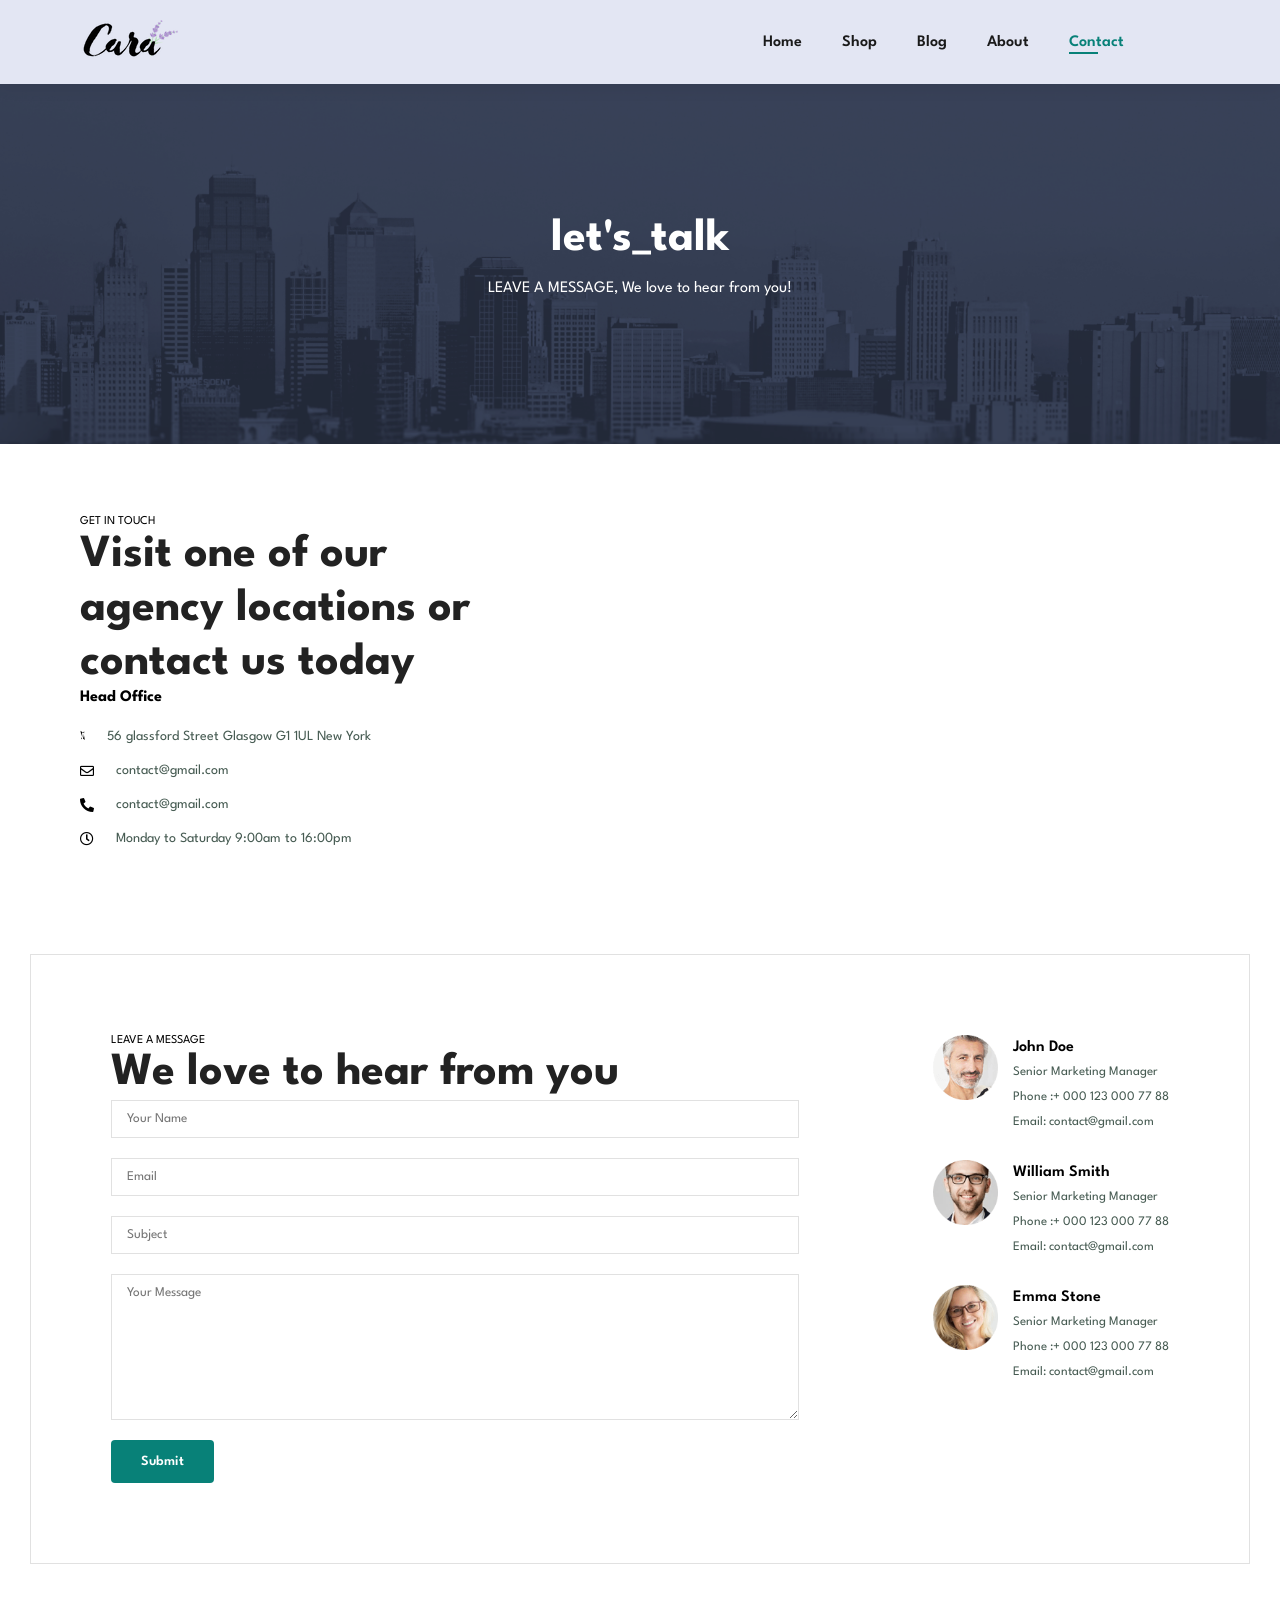
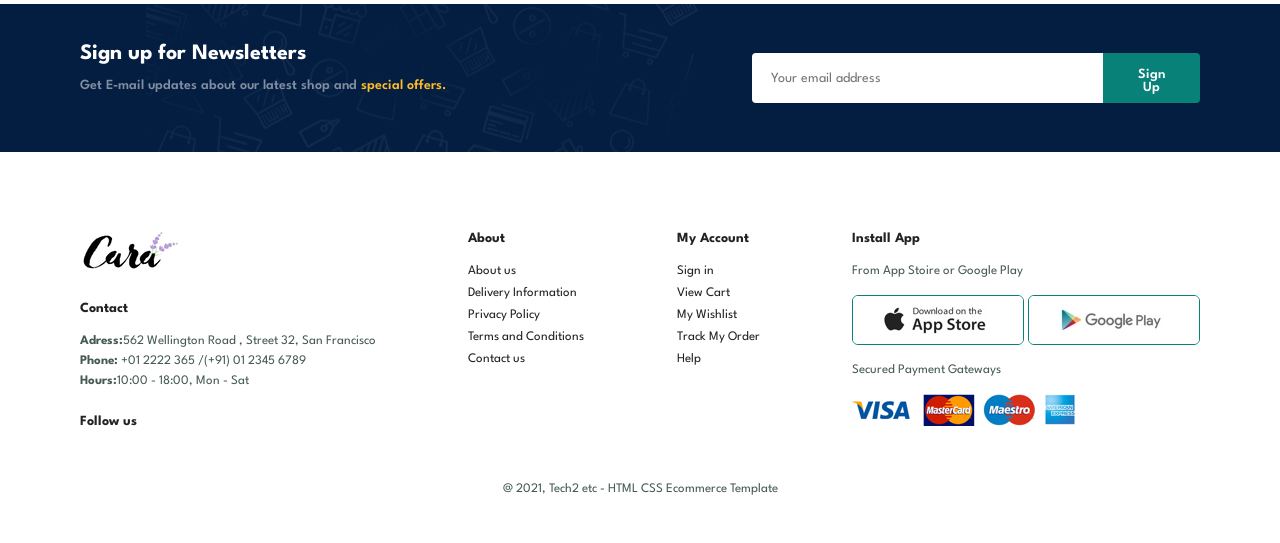
<file: contact.html>
<!DOCTYPE html>
<html lang="en">
<head>
    <meta charset="UTF-8">
    <meta http-equiv="X-UA-Compatible" content="IE-edge">
    <meta name="viewport" content="width=device-width, initial-scale=1.0">
    <title>Ecommerce Platform</title>
    <link rel="stylesheet" href="https://use.fontawesome.com/releases/v5.15.4/css/all.css" />
    <link rel="stylesheet" href="style2.css">
</head>
<body>
    
    <section id="header">
        <a href="#"><img src="img/logo.png" class="logo"></a>

        <div>
            <ul id="navbar">
                <li><a href="index.html">Home</a></li>
                <li><a href="shop.html">Shop</a></li>
                <li><a href="blog.html">Blog</a></li>
                <li><a href="about.html">About</a></li>
                <li><a class="active" href="contact.html">Contact</a></li>
                <li id="lg-bag"><a href="cart.html"><i class="far fa-shopping-bag"></i></a></li>
                <a href="#" id="close"><i class="far fa-times"></i></a>
            </ul>
        </div>

        <div id="mobile">
            <a href="cart.html"><i class="far fa-shopping-bag"></i></a>
            <i id="bar" class="fas fa-outdent"></i>
        </div>

    </section>

    <section id="page-header" class="about-header">
       
        <h2>let's_talk</h2>
       
        <p>LEAVE A MESSAGE, We love to hear from you!</p>
        
    </section>

    <section id="contact-details" class="section-p1">
        <div class="details">
            <span>GET IN TOUCH</span>
            <h2>Visit one of our agency locations or contact us today</h2>
            <h3>Head Office</h3>
            <div>
                <li>
                    <i class="fal fa-map"></i>
                    <p>56 glassford Street Glasgow G1 1UL New York</p>
                </li>
                <li>
                    <i class="far fa-envelope"></i>
                    <p>contact@gmail.com</p>
                </li>
                <li>
                    <i class="fas fa-phone-alt"></i>
                    <p>contact@gmail.com</p>
                </li>
                <li>
                    <i class="far fa-clock"></i>
                    <p>Monday to Saturday 9:00am to 16:00pm</p>
                </li>
            </div>
        </div>
        <div class="map">
            <iframe src="https://www.google.com/maps/embed?pb=!1m18!1m12!1m3!1d7385
            .3160097876325!2d84.89819585597162!3d22.
            253051082082575!2m3!1f0!2f0!3f0!3m2!1i1024!2i768!4f13
            .1!3m3!1m2!1s0x3a201f72bbd561c3%3A0xab5c70e76a7b5a!2sNational%
            20Institute%20of%20Technology%2C%20Rourkela!5e0!3m2!1sen!2sin!4v1728775671602!5m2!1sen!2sin"
             width="600" height="450" style="border:0;" allowfullscreen="" loading="lazy" referrerpolicy="no-referrer-when-downgrade">
             </iframe>
        </div>
    </section>

    <section id="form-details">
        <form action="">
            <span>LEAVE A MESSAGE</span>
            <h2>We love to hear from you</h2>
            <input type="text" placeholder="Your Name">
            <input type="text" placeholder="Email">
            <input type="text" placeholder="Subject">
            <textarea name="" id="" cols="30" rows="10" placeholder="Your Message"></textarea>
            <button class="normal">Submit</button>
        </form>

        <div class="people">
            <div>
                <img src="img/1.png" alt="">
                <p><span>John Doe</span>Senior Marketing Manager <br>Phone :+ 000 123 000 77 88 <br> Email: contact@gmail.com</p>
            </div>
            <div>
                <img src="img/2.png" alt="">
                <p><span>William Smith</span>Senior Marketing Manager <br>Phone :+ 000 123 000 77 88 <br> Email: contact@gmail.com</p>
            </div>
            <div>
                <img src="img/3.png" alt="">
                <p><span>Emma Stone</span>Senior Marketing Manager <br>Phone :+ 000 123 000 77 88 <br> Email: contact@gmail.com</p>
            </div>
            
        </div>
    </section>



    <section id="newsletter" class="section-p1 section-m1">
        <div class="newstext">
            <h4>Sign up for Newsletters</h4>
            <p>Get E-mail updates about our latest shop and <span>special offers.</span></p>
        </div>
        <div class="form">
            <input type="text" placeholder="Your email address">
            <button class="normal">Sign Up</button>
        </div>
    </section>

    <footer class="section-p1">
        <div class="col">
            <img class="logo" src="img/logo.png" alt="">
            <h4>Contact</h4>
            <p><strong>Adress:</strong>562 Wellington Road , Street 32, San Francisco</p>  
            <p><strong>Phone:</strong> +01 2222 365 /(+91) 01 2345 6789</p>  
            <p><strong>Hours:</strong>10:00 - 18:00, Mon - Sat</p>
            <div class="follow">
               <h4>Follow us</h4>
               <div class="icon">
                <i class="fab-fa-facebook-f"></i>
                <i class="fab-fa-twitter"></i>
                <i class="fab-fa-instagram"></i>
                <i class="fab-fa-pinterest"></i>
                <i class="fab-fa-youtube"></i>
               </div>
            </div>  
        </div>

        <div class="col">
            <h4>About</h4>
            <a href="#">About us</a>
            <a href="#">Delivery Information</a>
            <a href="#">Privacy Policy</a>
            <a href="#">Terms and Conditions</a>
            <a href="#">Contact us</a>
        </div>

        <div class="col">
            <h4>My Account</h4>
            <a href="#">Sign in</a>
            <a href="#">View Cart</a>
            <a href="#">My Wishlist</a>
            <a href="#">Track My Order</a>
            <a href="#">Help</a>
        </div>

        <div class="col install">
            <h4>Install App</h4>
            <p>From App Stoire or Google Play</p>
            <div class="row">
                <img src="img/app.jpg" alt="">
                <img src="img/play.jpg" alt="">
            </div>
            <p>Secured Payment Gateways</p>
            <img src="img/pay.png" alt="">
        </div>

        <div class="copyright">
            <p>@ 2021, Tech2 etc - HTML CSS Ecommerce Template</p>
        </div>
    </footer>



    <script src="script2.js"></script>
</body>
</html>
</file>
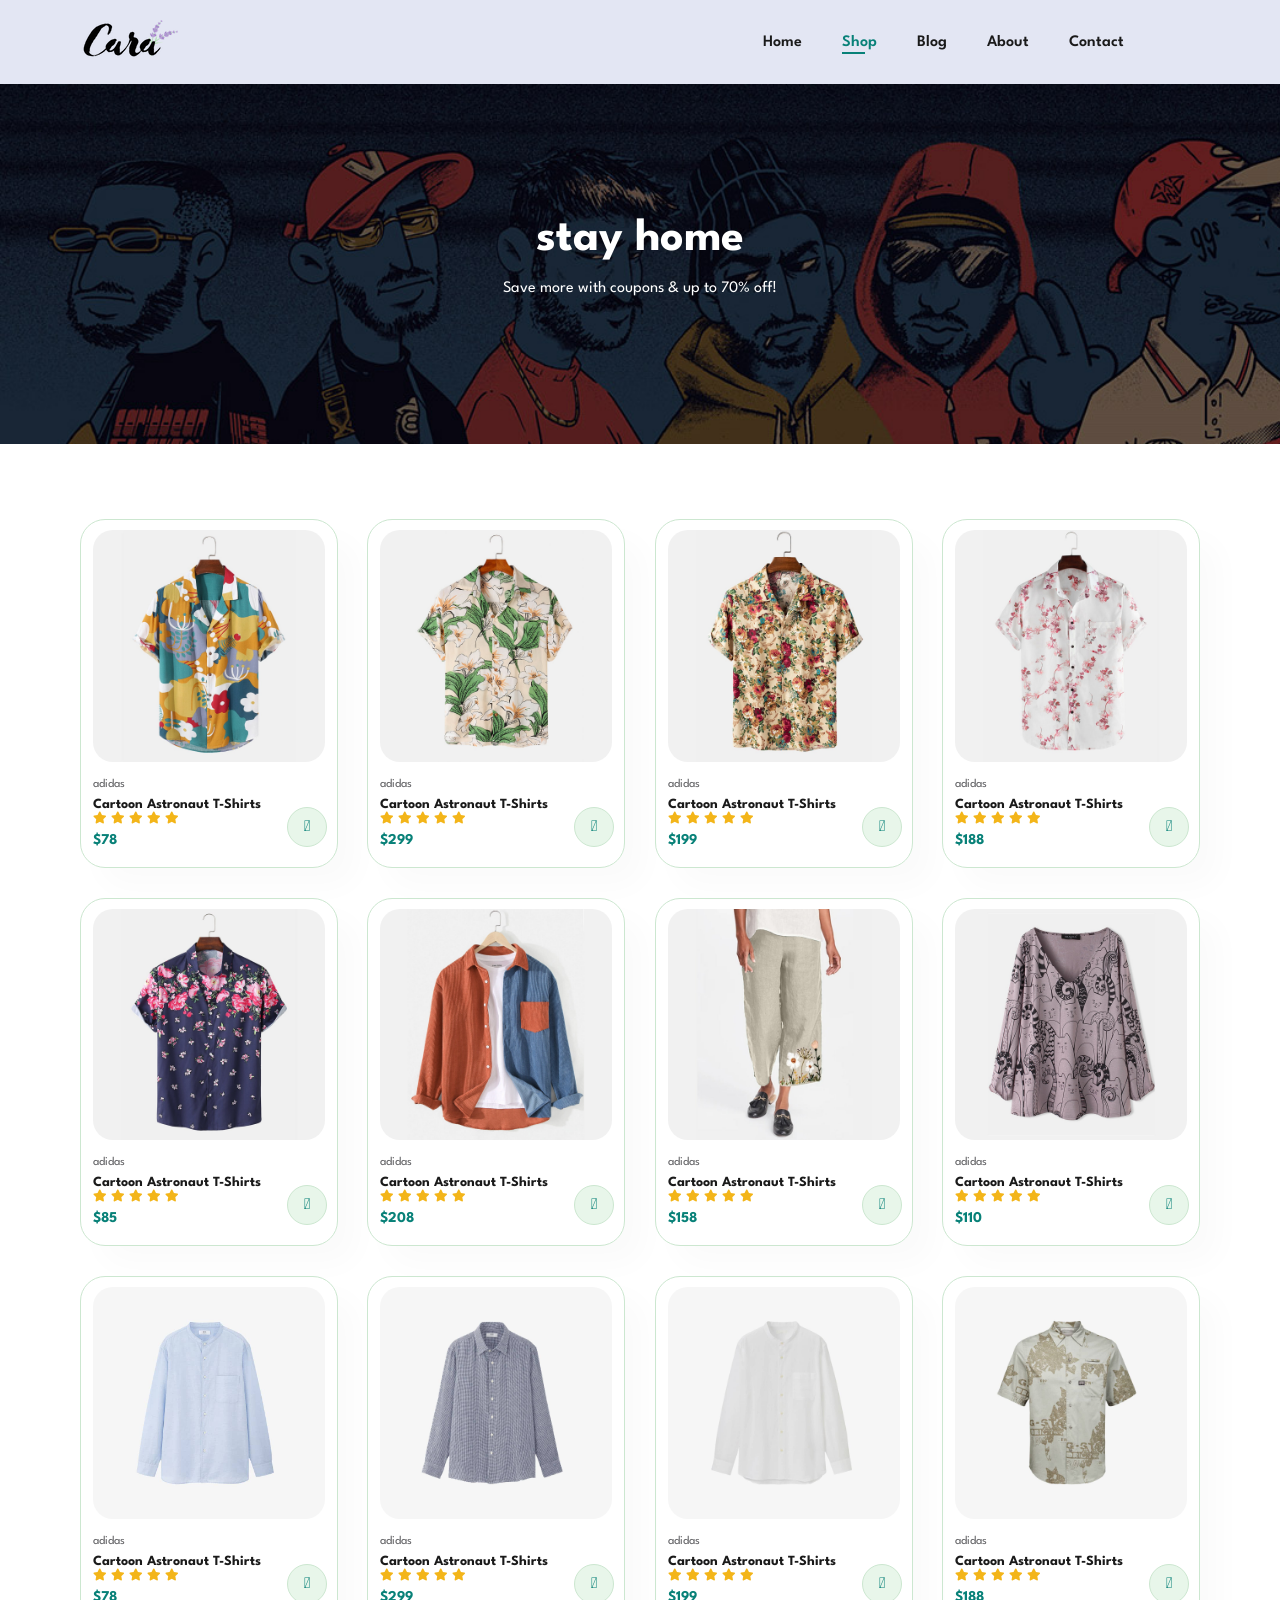
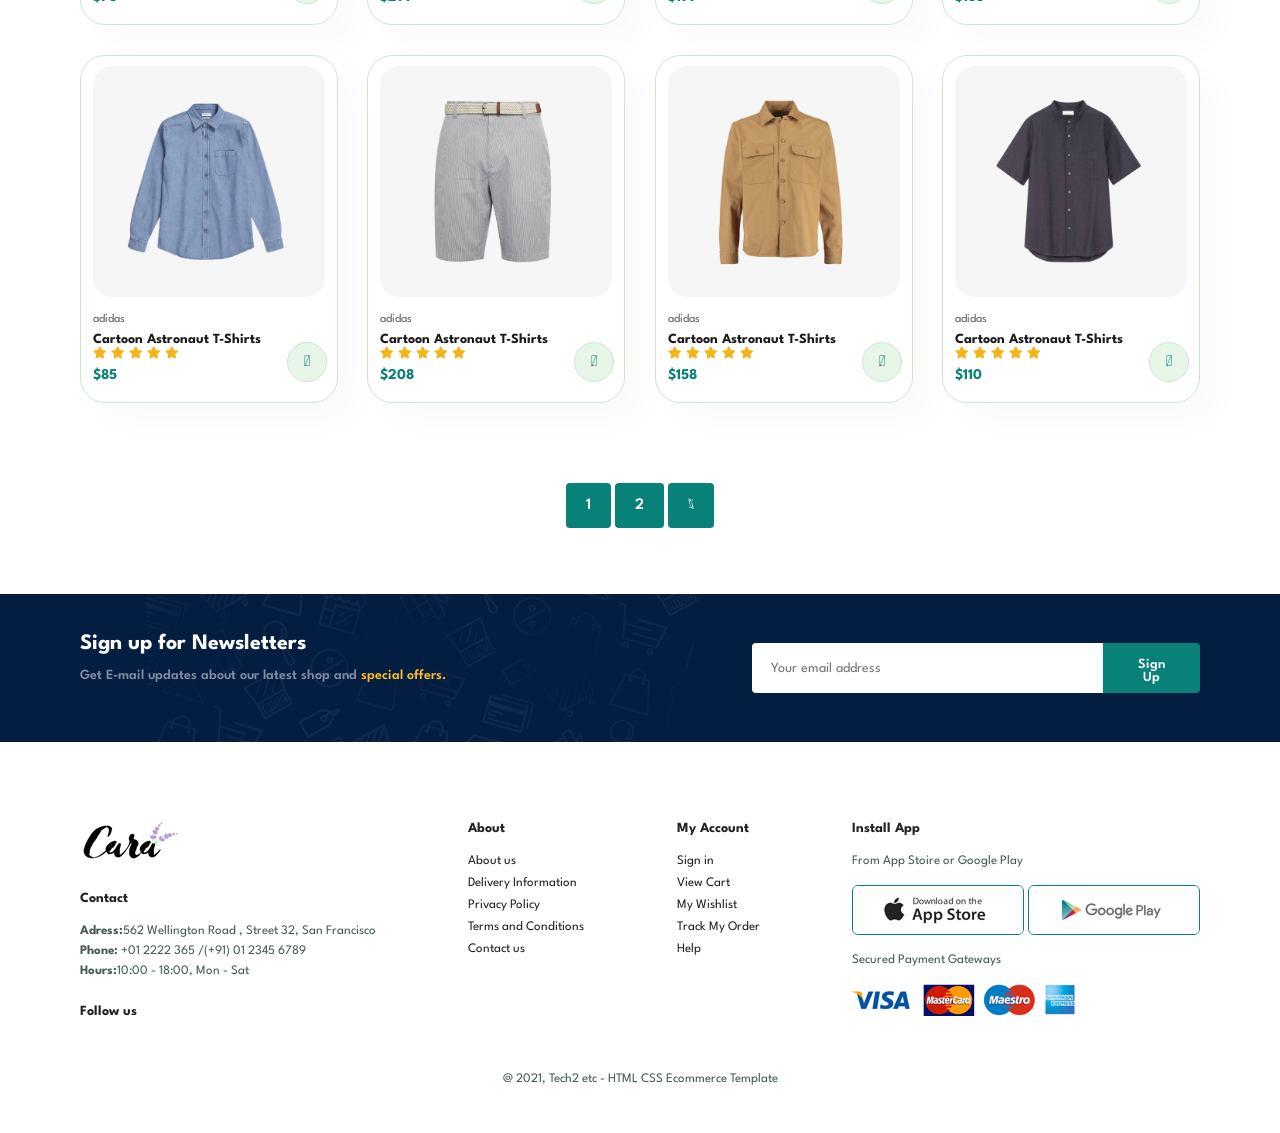
<file: shop.html>
<!DOCTYPE html>
<html lang="en">
<head>
    <meta charset="UTF-8">
    <meta http-equiv="X-UA-Compatible" content="IE-edge">
    <meta name="viewport" content="width=device-width, initial-scale=1.0">
    <title>Ecommerce Platform</title>
    <link rel="stylesheet" href="https://use.fontawesome.com/releases/v5.15.4/css/all.css" />
    <link rel="stylesheet" href="style2.css">
</head>
<body>
    
    <section id="header">
        <a href="#"><img src="img/logo.png" class="logo"></a>

        <div>
            <ul id="navbar">
                <li><a href="index.html">Home</a></li>
                <li><a class="active" href="shop.html">Shop</a></li>
                <li><a href="blog.html">Blog</a></li>
                <li><a href="about.html">About</a></li>
                <li><a href="contact.html">Contact</a></li>
                <li id="lg-bag"><a href="cart.html"><i class="far fa-shopping-bag"></i></a></li>
                <a href="#" id="close"><i class="far fa-times"></i></a>
            </ul>
        </div>

        <div id="mobile">
            <a href="cart.html"><i class="far fa-shopping-bag"></i></a>
            <i id="bar" class="fas fa-outdent"></i>
        </div>

    </section>

    <section id="page-header">
       
        <h2>stay home</h2>
       
        <p>Save more with coupons & up to 70% off!</p>
        
    </section>

    <section id="product1" class="section-p1">
        <div class="pro-container">
            <div class="pro" onclick="window.location.href='sproduct.html';">
                <img src="img/f1.jpg" alt="">
                <div class="des">
                    <span>adidas</span>
                    <h5>Cartoon Astronaut T-Shirts</h5>
                    <div class="star">
                        <i class="fas fa-star"></i>
                        <i class="fas fa-star"></i>
                        <i class="fas fa-star"></i>
                        <i class="fas fa-star"></i>
                        <i class="fas fa-star"></i>
                    </div>
                    <h4>$78</h4>
                </div>
                <a href="#"><i class="fal fa-shopping-cart cart"></i></a>
            </div>

            <div class="pro">
                <img src="img/f2.jpg" alt="">
                <div class="des">
                    <span>adidas</span>
                    <h5>Cartoon Astronaut T-Shirts</h5>
                    <div class="star">
                        <i class="fas fa-star"></i>
                        <i class="fas fa-star"></i>
                        <i class="fas fa-star"></i>
                        <i class="fas fa-star"></i>
                        <i class="fas fa-star"></i>
                    </div>
                    <h4>$299</h4>
                </div>
                <a href="#"><i class="fal fa-shopping-cart cart"></i></a>
            </div>

            <div class="pro">
                <img src="img/f3.jpg" alt="">
                <div class="des">
                    <span>adidas</span>
                    <h5>Cartoon Astronaut T-Shirts</h5>
                    <div class="star">
                        <i class="fas fa-star"></i>
                        <i class="fas fa-star"></i>
                        <i class="fas fa-star"></i>
                        <i class="fas fa-star"></i>
                        <i class="fas fa-star"></i>
                    </div>
                    <h4>$199</h4>
                </div>
                <a href="#"><i class="fal fa-shopping-cart cart"></i></a>
            </div>

            <div class="pro">
                <img src="img/f4.jpg" alt="">
                <div class="des">
                    <span>adidas</span>
                    <h5>Cartoon Astronaut T-Shirts</h5>
                    <div class="star">
                        <i class="fas fa-star"></i>
                        <i class="fas fa-star"></i>
                        <i class="fas fa-star"></i>
                        <i class="fas fa-star"></i>
                        <i class="fas fa-star"></i>
                    </div>
                    <h4>$188</h4>
                </div>
                <a href="#"><i class="fal fa-shopping-cart cart"></i></a>
            </div>

            <div class="pro">
                <img src="img/f5.jpg" alt="">
                <div class="des">
                    <span>adidas</span>
                    <h5>Cartoon Astronaut T-Shirts</h5>
                    <div class="star">
                        <i class="fas fa-star"></i>
                        <i class="fas fa-star"></i>
                        <i class="fas fa-star"></i>
                        <i class="fas fa-star"></i>
                        <i class="fas fa-star"></i>
                    </div>
                    <h4>$85</h4>
                </div>
                <a href="#"><i class="fal fa-shopping-cart cart"></i></a>
            </div>

            <div class="pro">
                <img src="img/f6.jpg" alt="">
                <div class="des">
                    <span>adidas</span>
                    <h5>Cartoon Astronaut T-Shirts</h5>
                    <div class="star">
                        <i class="fas fa-star"></i>
                        <i class="fas fa-star"></i>
                        <i class="fas fa-star"></i>
                        <i class="fas fa-star"></i>
                        <i class="fas fa-star"></i>
                    </div>
                    <h4>$208</h4>
                </div>
                <a href="#"><i class="fal fa-shopping-cart cart"></i></a>
            </div>

            <div class="pro">
                <img src="img/f7.jpg" alt="">
                <div class="des">
                    <span>adidas</span>
                    <h5>Cartoon Astronaut T-Shirts</h5>
                    <div class="star">
                        <i class="fas fa-star"></i>
                        <i class="fas fa-star"></i>
                        <i class="fas fa-star"></i>
                        <i class="fas fa-star"></i>
                        <i class="fas fa-star"></i>
                    </div>
                    <h4>$158</h4>
                </div>
                <a href="#"><i class="fal fa-shopping-cart cart"></i></a>
            </div>

            <div class="pro">
                <img src="img/f8.jpg" alt="">
                <div class="des">
                    <span>adidas</span>
                    <h5>Cartoon Astronaut T-Shirts</h5>
                    <div class="star">
                        <i class="fas fa-star"></i>
                        <i class="fas fa-star"></i>
                        <i class="fas fa-star"></i>
                        <i class="fas fa-star"></i>
                        <i class="fas fa-star"></i>
                    </div>
                    <h4>$110</h4>
                </div>
                <a href="#"><i class="fal fa-shopping-cart cart"></i></a>
            </div>

            <div class="pro">
                <img src="img/n1.jpg" alt="">
                <div class="des">
                    <span>adidas</span>
                    <h5>Cartoon Astronaut T-Shirts</h5>
                    <div class="star">
                        <i class="fas fa-star"></i>
                        <i class="fas fa-star"></i>
                        <i class="fas fa-star"></i>
                        <i class="fas fa-star"></i>
                        <i class="fas fa-star"></i>
                    </div>
                    <h4>$78</h4>
                </div>
                <a href="#"><i class="fal fa-shopping-cart cart"></i></a>
            </div>

            <div class="pro">
                <img src="img/n2.jpg" alt="">
                <div class="des">
                    <span>adidas</span>
                    <h5>Cartoon Astronaut T-Shirts</h5>
                    <div class="star">
                        <i class="fas fa-star"></i>
                        <i class="fas fa-star"></i>
                        <i class="fas fa-star"></i>
                        <i class="fas fa-star"></i>
                        <i class="fas fa-star"></i>
                    </div>
                    <h4>$299</h4>
                </div>
                <a href="#"><i class="fal fa-shopping-cart cart"></i></a>
            </div>

            <div class="pro">
                <img src="img/n3.jpg" alt="">
                <div class="des">
                    <span>adidas</span>
                    <h5>Cartoon Astronaut T-Shirts</h5>
                    <div class="star">
                        <i class="fas fa-star"></i>
                        <i class="fas fa-star"></i>
                        <i class="fas fa-star"></i>
                        <i class="fas fa-star"></i>
                        <i class="fas fa-star"></i>
                    </div>
                    <h4>$199</h4>
                </div>
                <a href="#"><i class="fal fa-shopping-cart cart"></i></a>
            </div>

            <div class="pro">
                <img src="img/n4.jpg" alt="">
                <div class="des">
                    <span>adidas</span>
                    <h5>Cartoon Astronaut T-Shirts</h5>
                    <div class="star">
                        <i class="fas fa-star"></i>
                        <i class="fas fa-star"></i>
                        <i class="fas fa-star"></i>
                        <i class="fas fa-star"></i>
                        <i class="fas fa-star"></i>
                    </div>
                    <h4>$188</h4>
                </div>
                <a href="#"><i class="fal fa-shopping-cart cart"></i></a>
            </div>

            <div class="pro">
                <img src="img/n5.jpg" alt="">
                <div class="des">
                    <span>adidas</span>
                    <h5>Cartoon Astronaut T-Shirts</h5>
                    <div class="star">
                        <i class="fas fa-star"></i>
                        <i class="fas fa-star"></i>
                        <i class="fas fa-star"></i>
                        <i class="fas fa-star"></i>
                        <i class="fas fa-star"></i>
                    </div>
                    <h4>$85</h4>
                </div>
                <a href="#"><i class="fal fa-shopping-cart cart"></i></a>
            </div>

            <div class="pro">
                <img src="img/n6.jpg" alt="">
                <div class="des">
                    <span>adidas</span>
                    <h5>Cartoon Astronaut T-Shirts</h5>
                    <div class="star">
                        <i class="fas fa-star"></i>
                        <i class="fas fa-star"></i>
                        <i class="fas fa-star"></i>
                        <i class="fas fa-star"></i>
                        <i class="fas fa-star"></i>
                    </div>
                    <h4>$208</h4>
                </div>
                <a href="#"><i class="fal fa-shopping-cart cart"></i></a>
            </div>

            <div class="pro">
                <img src="img/n7.jpg" alt="">
                <div class="des">
                    <span>adidas</span>
                    <h5>Cartoon Astronaut T-Shirts</h5>
                    <div class="star">
                        <i class="fas fa-star"></i>
                        <i class="fas fa-star"></i>
                        <i class="fas fa-star"></i>
                        <i class="fas fa-star"></i>
                        <i class="fas fa-star"></i>
                    </div>
                    <h4>$158</h4>
                </div>
                <a href="#"><i class="fal fa-shopping-cart cart"></i></a>
            </div>

            <div class="pro">
                <img src="img/n8.jpg" alt="">
                <div class="des">
                    <span>adidas</span>
                    <h5>Cartoon Astronaut T-Shirts</h5>
                    <div class="star">
                        <i class="fas fa-star"></i>
                        <i class="fas fa-star"></i>
                        <i class="fas fa-star"></i>
                        <i class="fas fa-star"></i>
                        <i class="fas fa-star"></i>
                    </div>
                    <h4>$110</h4>
                </div>
                <a href="#"><i class="fal fa-shopping-cart cart"></i></a>
            </div>

        </div>
    </section>

    <section id="pagination" class="section-p1">
        <a href="#">1</a>
        <a href="#">2</a>
        <a href="#"><i class="fal fa-long-arrow-alt-right"></i></a>

    </section>

    <section id="newsletter" class="section-p1 section-m1">
        <div class="newstext">
            <h4>Sign up for Newsletters</h4>
            <p>Get E-mail updates about our latest shop and <span>special offers.</span></p>
        </div>
        <div class="form">
            <input type="text" placeholder="Your email address">
            <button class="normal">Sign Up</button>
        </div>
    </section>

    <footer class="section-p1">
        <div class="col">
            <img class="logo" src="img/logo.png" alt="">
            <h4>Contact</h4>
            <p><strong>Adress:</strong>562 Wellington Road , Street 32, San Francisco</p>  
            <p><strong>Phone:</strong> +01 2222 365 /(+91) 01 2345 6789</p>  
            <p><strong>Hours:</strong>10:00 - 18:00, Mon - Sat</p>
            <div class="follow">
               <h4>Follow us</h4>
               <div class="icon">
                <i class="fab-fa-facebook-f"></i>
                <i class="fab-fa-twitter"></i>
                <i class="fab-fa-instagram"></i>
                <i class="fab-fa-pinterest"></i>
                <i class="fab-fa-youtube"></i>
               </div>
            </div>  
        </div>

        <div class="col">
            <h4>About</h4>
            <a href="#">About us</a>
            <a href="#">Delivery Information</a>
            <a href="#">Privacy Policy</a>
            <a href="#">Terms and Conditions</a>
            <a href="#">Contact us</a>
        </div>

        <div class="col">
            <h4>My Account</h4>
            <a href="#">Sign in</a>
            <a href="#">View Cart</a>
            <a href="#">My Wishlist</a>
            <a href="#">Track My Order</a>
            <a href="#">Help</a>
        </div>

        <div class="col install">
            <h4>Install App</h4>
            <p>From App Stoire or Google Play</p>
            <div class="row">
                <img src="img/app.jpg" alt="">
                <img src="img/play.jpg" alt="">
            </div>
            <p>Secured Payment Gateways</p>
            <img src="img/pay.png" alt="">
        </div>

        <div class="copyright">
            <p>@ 2021, Tech2 etc - HTML CSS Ecommerce Template</p>
        </div>
    </footer>



    <script src="script2.js"></script>
</body>
</html>
</file>
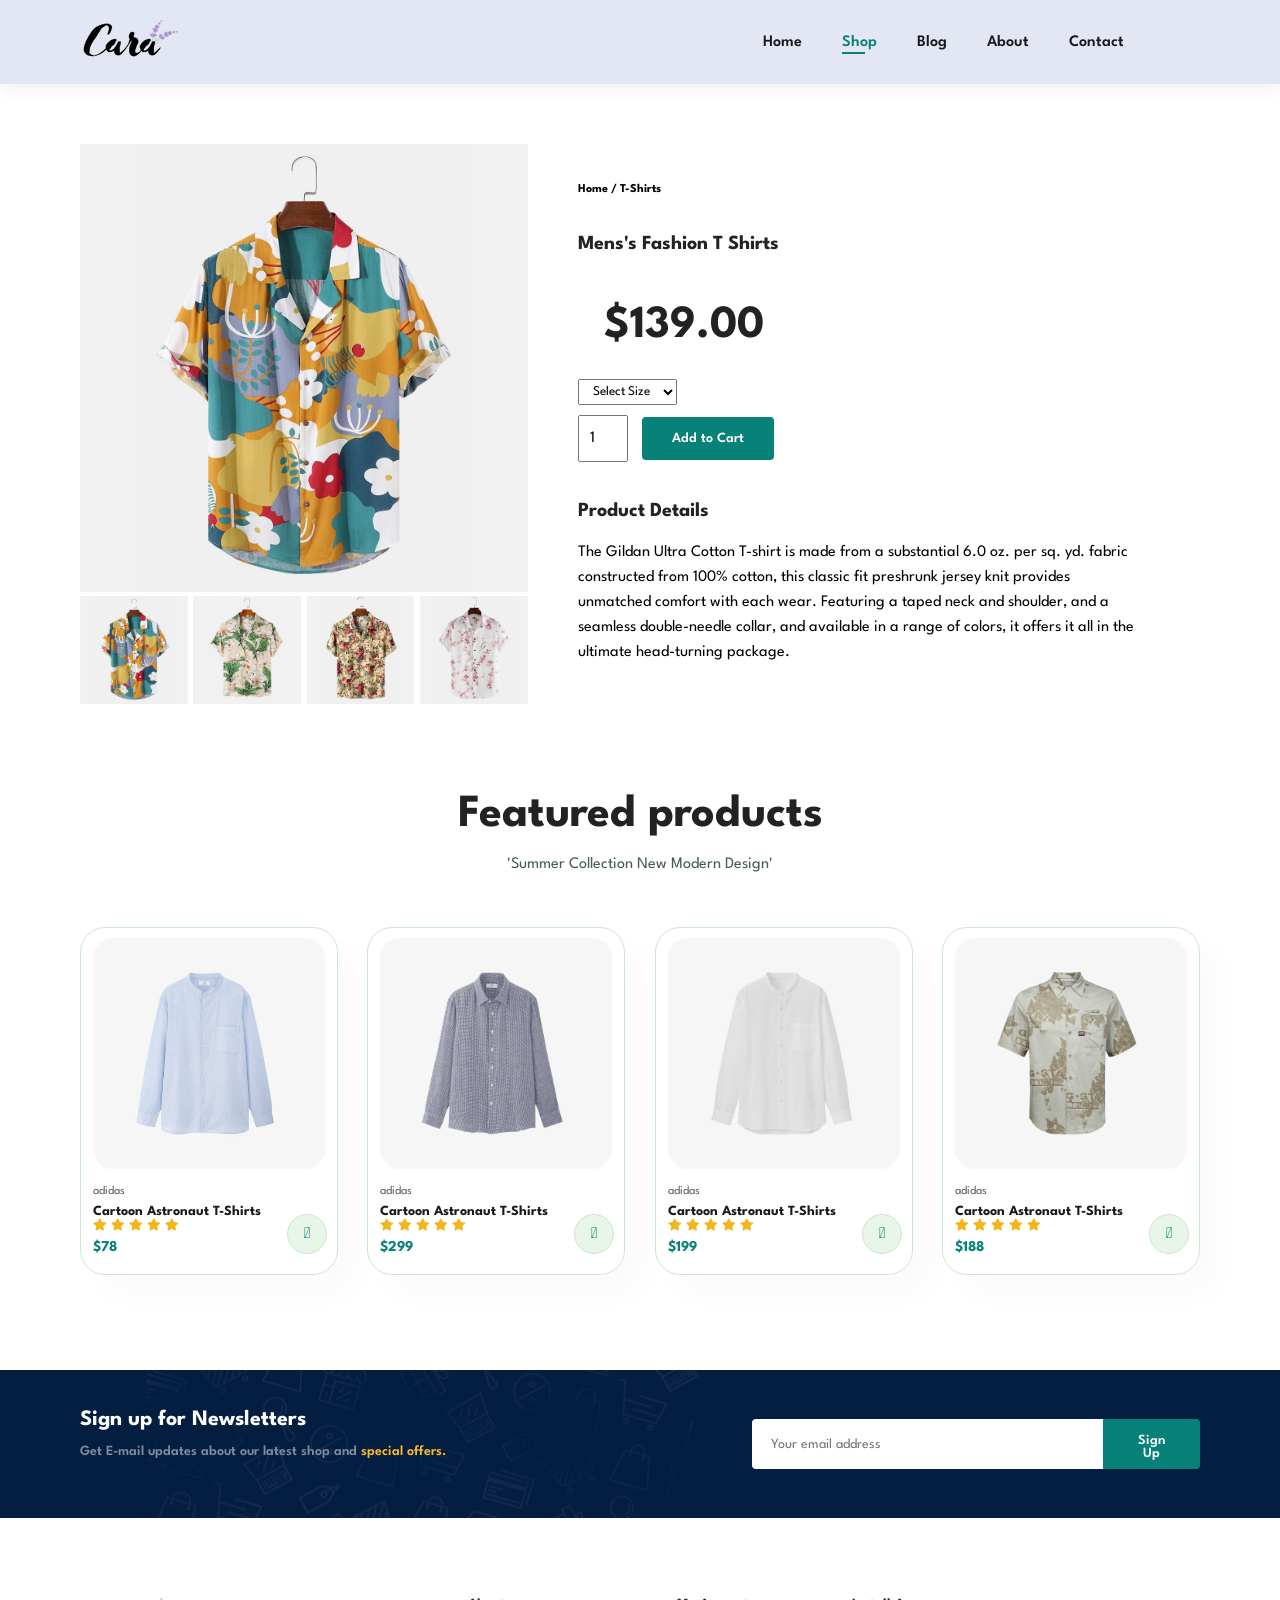
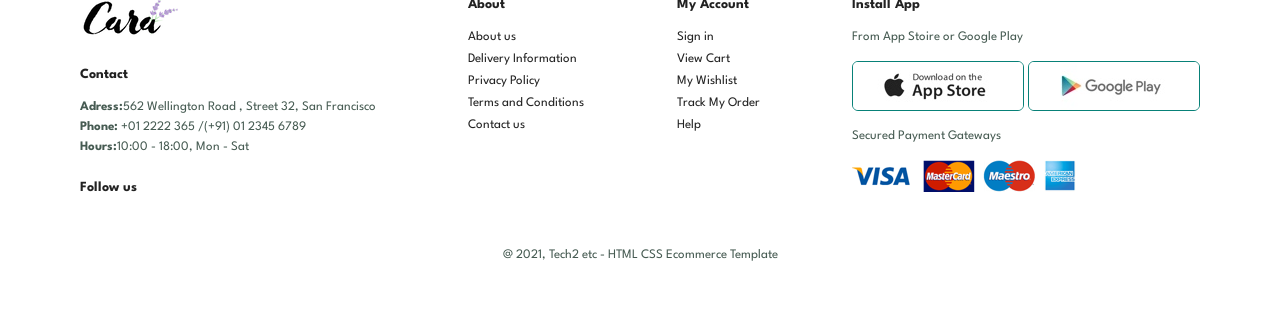
<file: sproduct.html>
<!DOCTYPE html>
<html lang="en">
<head>
    <meta charset="UTF-8">
    <meta http-equiv="X-UA-Compatible" content="IE-edge">
    <meta name="viewport" content="width=device-width, initial-scale=1.0">
    <title>Ecommerce Platform</title>
    <link rel="stylesheet" href="https://use.fontawesome.com/releases/v5.15.4/css/all.css" />
    <link rel="stylesheet" href="style2.css">
</head>
<body>
    
    <section id="header">
        <a href="#"><img src="img/logo.png" class="logo"></a>

        <div>
            <ul id="navbar">
                <li><a href="index.html">Home</a></li>
                <li><a class="active" href="shop.html">Shop</a></li>
                <li><a href="blog.html">Blog</a></li>
                <li><a href="about.html">About</a></li>
                <li><a href="contact.html">Contact</a></li>
                <li id="lg-bag"><a href="cart.html"><i class="far fa-shopping-bag"></i></a></li>
                <a href="#" id="close"><i class="far fa-times"></i></a>
            </ul>
        </div>

        <div id="mobile">
            <a href="cart.html"><i class="far fa-shopping-bag"></i></a>
            <i id="bar" class="fas fa-outdent"></i>
        </div>

    </section>

    <section id="prodetails" class="section-p1">
        <div class="single-pro-image">
            <img src="img/f1.jpg" width="100%" id="MainImg" alt="">
            <div class="small-img-group">
                <div class="small-img-col">
                    <img src="img/f1.jpg" width="100%" class="small-img" alt="">
                </div>
                <div class="small-img-col">
                    <img src="img/f2.jpg" width="100%" class="small-img" alt="">
                </div>
                <div class="small-img-col">
                    <img src="img/f3.jpg" width="100%" class="small-img" alt="">
                </div>
                <div class="small-img-col">
                    <img src="img/f4.jpg" width="100%" class="small-img" alt="">
                </div>

            </div>
        </div>

        <div class="single-pro-details">
            <h6>Home / T-Shirts</h6>
            <h4>Mens's Fashion T Shirts</h4>
            <h2>$139.00</h2>
            <select >
                <option >Select Size</option>
                <option >XL</option>
                <option >XXL</option>
                <option >Large</option>
                <option >Small</option>
            </select>
            <input type="number" value="1">
            <button class="normal">Add to Cart</button>
            <h4>Product Details</h4>
            <span>
                The Gildan Ultra Cotton T-shirt is made from a substantial 6.0 oz. per 
                sq. yd. fabric constructed from 100% cotton, this classic fit preshrunk jersey 
                knit provides unmatched comfort with each wear. Featuring a taped neck and 
                shoulder, and a seamless double-needle collar, and available in a range of
                colors, it offers it all in the ultimate head-turning package.
            </span>
        </div>
    </section>

    <section id="product1" class="section-p1">
        <h2>Featured products</h2>
        <p>'Summer Collection New Modern Design'</p>
        <div class="pro-container">
            <div class="pro">
                <img src="img/n1.jpg" alt="">
                <div class="des">
                    <span>adidas</span>
                    <h5>Cartoon Astronaut T-Shirts</h5>
                    <div class="star">
                        <i class="fas fa-star"></i>
                        <i class="fas fa-star"></i>
                        <i class="fas fa-star"></i>
                        <i class="fas fa-star"></i>
                        <i class="fas fa-star"></i>
                    </div>
                    <h4>$78</h4>
                </div>
                <a href="#"><i class="fal fa-shopping-cart cart"></i></a>
            </div>

            <div class="pro">
                <img src="img/n2.jpg" alt="">
                <div class="des">
                    <span>adidas</span>
                    <h5>Cartoon Astronaut T-Shirts</h5>
                    <div class="star">
                        <i class="fas fa-star"></i>
                        <i class="fas fa-star"></i>
                        <i class="fas fa-star"></i>
                        <i class="fas fa-star"></i>
                        <i class="fas fa-star"></i>
                    </div>
                    <h4>$299</h4>
                </div>
                <a href="#"><i class="fal fa-shopping-cart cart"></i></a>
            </div>

            <div class="pro">
                <img src="img/n3.jpg" alt="">
                <div class="des">
                    <span>adidas</span>
                    <h5>Cartoon Astronaut T-Shirts</h5>
                    <div class="star">
                        <i class="fas fa-star"></i>
                        <i class="fas fa-star"></i>
                        <i class="fas fa-star"></i>
                        <i class="fas fa-star"></i>
                        <i class="fas fa-star"></i>
                    </div>
                    <h4>$199</h4>
                </div>
                <a href="#"><i class="fal fa-shopping-cart cart"></i></a>
            </div>

            <div class="pro">
                <img src="img/n4.jpg" alt="">
                <div class="des">
                    <span>adidas</span>
                    <h5>Cartoon Astronaut T-Shirts</h5>
                    <div class="star">
                        <i class="fas fa-star"></i>
                        <i class="fas fa-star"></i>
                        <i class="fas fa-star"></i>
                        <i class="fas fa-star"></i>
                        <i class="fas fa-star"></i>
                    </div>
                    <h4>$188</h4>
                </div>
                <a href="#"><i class="fal fa-shopping-cart cart"></i></a>
            </div>

        </div>
    </section>

    <section id="newsletter" class="section-p1 section-m1">
        <div class="newstext">
            <h4>Sign up for Newsletters</h4>
            <p>Get E-mail updates about our latest shop and <span>special offers.</span></p>
        </div>
        <div class="form">
            <input type="text" placeholder="Your email address">
            <button class="normal">Sign Up</button>
        </div>
    </section>

    <footer class="section-p1">
        <div class="col">
            <img class="logo" src="img/logo.png" alt="">
            <h4>Contact</h4>
            <p><strong>Adress:</strong>562 Wellington Road , Street 32, San Francisco</p>  
            <p><strong>Phone:</strong> +01 2222 365 /(+91) 01 2345 6789</p>  
            <p><strong>Hours:</strong>10:00 - 18:00, Mon - Sat</p>
            <div class="follow">
               <h4>Follow us</h4>
               <div class="icon">
                <i class="fab-fa-facebook-f"></i>
                <i class="fab-fa-twitter"></i>
                <i class="fab-fa-instagram"></i>
                <i class="fab-fa-pinterest"></i>
                <i class="fab-fa-youtube"></i>
               </div>
            </div>  
        </div>

        <div class="col">
            <h4>About</h4>
            <a href="#">About us</a>
            <a href="#">Delivery Information</a>
            <a href="#">Privacy Policy</a>
            <a href="#">Terms and Conditions</a>
            <a href="#">Contact us</a>
        </div>

        <div class="col">
            <h4>My Account</h4>
            <a href="#">Sign in</a>
            <a href="#">View Cart</a>
            <a href="#">My Wishlist</a>
            <a href="#">Track My Order</a>
            <a href="#">Help</a>
        </div>

        <div class="col install">
            <h4>Install App</h4>
            <p>From App Stoire or Google Play</p>
            <div class="row">
                <img src="img/app.jpg" alt="">
                <img src="img/play.jpg" alt="">
            </div>
            <p>Secured Payment Gateways</p>
            <img src="img/pay.png" alt="">
        </div>

        <div class="copyright">
            <p>@ 2021, Tech2 etc - HTML CSS Ecommerce Template</p>
        </div>
    </footer>

    <script>
        var MainImg = document.getElementById("MainImg");
        var smallimg = document.getElementsByClassName("small-img");

        smallimg[0].onclick = function(){
            MainImg.src =smallimg[0].src;
            }
            smallimg[1].onclick = function(){
            MainImg.src =smallimg[1].src;
            }
            smallimg[2].onclick = function(){
            MainImg.src =smallimg[2].src;
            }
            smallimg[3].onclick = function(){
            MainImg.src =smallimg[3].src;
            }
    </script>


    <script src="script2.js"></script>
</body>
</html>
</file>
<file: style2.css>
@import url('https://fonts.googleapis.com/css2?family=Spartan:wght@100;200;300;400;500;600;700;800;900&display=swap');



*{
    margin: 0;
    padding: 0;
    box-sizing: border-box;
    font-family: 'spartan',sans-serif;
}

h1{
    font-size: 50px;
    line-height: 64px;
    color: #222;
}

h2{
    font-size: 46px;
    line-height: 54px;
    color: #222;
}

h4{
    font-size: 20px;
    color: #222;
}

h6{
    font-weight: 700;
    font-size: 12px;
}

p{
    font-size: 16px;
    color: #465b52;
    margin: 15px 0 20px 0;
}

.section-p1 {
    padding: 40px 80px;
}

.section-m1{
    margin: 40px 0;
}

button.normal{
    font-size: 14px;
    font-weight: 600;
    padding: 15px 30px;
    color: #000;
    background-color: #fff;
    border-radius: 4px;
    cursor: pointer;
    border: none;
    outline: none;
    transition: 0.2s;
}

button.white{
    font-size: 13px;
    font-weight: 600;
    padding: 11px 18px;
    color: #fff;
    background-color: transparent; 
    cursor: pointer;
    border: 1px solid #fff;
    outline: none;
    transition: 0.2s;
}

body{
    width: 100%;
}

#header{
    display: flex;
    align-items: center;
    justify-content: space-between;
    padding: 20px 80px;
    background-color: #E3E6F3;
    box-shadow: 0 5px 15px rgba(0, 0, 0, 0.06);
    z-index: 999;
    position: sticky;
    top: 0;
    left: 0;
}

#navbar{
    display: flex;
    align-items: center;
    justify-content: center;
}

#navbar li{
    list-style: none;
    padding: 0 20px;
    position: relative;
}

#navbar li a{
    text-decoration: none;
    font-size: 16px;
    font-weight: 600;
    color: #1a1a1a;
    transition: 0.3s ease;
}

#navbar li a:hover,
#navbar li a.active{
    color: #088178;
}

#navbar li a.active::after,
#navbar li a:hover::after
{
    content: "";
    width: 30%;
    height: 2px;
    background: #088178;
    position: absolute;
    bottom: -4px;
    left: 20px;
}

#mobile{
    display: none;
    align-items: center;
}

#close{
    display: none;
}


#hero{
    background-image: url("img/hero4.png");
    height: 90vh;
    width: 100%;
    background-size: cover;
    background-position: top 25% right 0;
    padding: 0 80px;
    display: flex;
    flex-direction: column;
    align-items: flex-start;
    justify-content: center;
}

#hero h4{
    padding-bottom: 15px;
}

#hero h1{
    color: #088178;
}

#hero button{
    background-image: url("img/button.png");
    background-color: transparent;
    color: #088178;
    border: 0;
    padding: 14px 80px 14px 65px;
    background-repeat: no-repeat;
    cursor: pointer;
    font-weight: 700;
    font-size: 15px;
}

#feature {
    display: flex;
    align-items: center;
    justify-content: space-between;
    flex-wrap: wrap;
}

#feature .fe-box{
    width: 180px;
    text-align: center;
    padding: 25px 15px;
    box-shadow: 20px 20px 34px rgba(0,0,0,0.03);
    border: 1px solid #cce7d0;
    border-radius: 4px;
    margin: 15px 0;
}

#feature .fe-box:hover{
    box-shadow: 10px 10px 54px rgba(70, 62, 221, 0.1);
}

#feature .fe-box img{
    width: 100%;
    margin-bottom: 10px;
}

#feature .fe-box h6{
    display: inline-block;
    padding: 9px 8px 6px 8px;
    line-height: 1;
    border-radius: 4px;
    color: #088178;
    background-color: #fddde4;
}

#feature .fe-box:nth-child(2) h6{
    background-color: #cdebbc;
}

#feature .fe-box:nth-child(3) h6{
    background-color: #d1e8f2;
}

#feature .fe-box:nth-child(4) h6{
    background-color: #cdd4f8;
}

#feature .fe-box:nth-child(5) h6{
    background-color: #f6dbf6;
}

#feature .fe-box:nth-child(6) h6{
    background-color: #fff2e5;
}

#product1{
    text-align: center;
}

#product1 .pro-container{
    display: flex;
    justify-content: space-between;
    padding-top: 20px;
    flex-wrap: wrap;
}

#product1 .pro{
    width: 23%;
    min-width: 250px;
    padding: 10px 12px;
    border: 1px solid #cce7d0;
    border-radius: 25px;
    cursor: pointer;
    box-shadow: 20px 20px 30px rgba(0, 0, 0, 0.02);
    margin: 15px 0;
    transition: 0.2s ease;
    position: relative;
}

#product1 .pro:hover{
    box-shadow: 20px 20px 30px rgba(0, 0, 0, 0.02);
}

#product1 .pro img{
    width: 100%;
    border-radius: 20px;
}

#product1 .pro .des{
    text-align: start;
    padding: 10px 0;
}

#product1 .pro .des span{
    color: #606063;
    font-size: 12px;
}

#product1 .pro .des h5{
    padding-top: 7px;
    color: #1a1a1a;
    font-size: 14px;
}

#product1 .pro .des i{
    font-size: 12px;
    color: rgb(243, 181, 25);
}

#product1 .pro .des h4{
    padding-top: 7px;
    font-size: 15px;
    font-weight: 700;
    color: #088178;
}

#product1 .pro .cart{
    width: 40px;
    height: 40px;
    line-height: 40px;
    border-radius: 50px;
    background-color: #e8f6ea;
    font-weight: 500;
    color: #088178;
    border: 1px solid #cce7d0;
    position: absolute;
    bottom: 20px;
    right: 10px;
}

#banner{
    display: flex;
    flex-direction: column;
    justify-content: center;
    align-items: center;
    text-align: center;
    background-image: url("img/b2.jpg");
    width: 100%;
    height: 40vh;
    background-size: cover;
    background-position: center;
}

#banner h4{
    color: #fff;
    font-size: 16px;
}

#banner h2{
    color: #fff;
    font-size: 30px;
    padding: 10px 0;
}

#banner h2 span{
    color: #ef3636;
}

#banner button:hover{
    background: #088178;
    color: #fff; 
}

#sm-banner{
    display: flex;
    justify-content: space-between;
    flex-wrap: wrap;
}

#sm-banner .banner-box{
    display: flex;
    flex-direction: column;
    justify-content: center;
    align-items: flex-start;
    background-image: url("img/b17.jpg");
    min-width: 580px;
    height: 50vh;
    background-size: cover;
    background-position: center;
    padding: 30px;
}

#sm-banner .banner-box2{
    background-image: url("img/b10.jpg");
}

#sm-banner h4{
    color: #fff;
    font-size: 20px;
    font-weight: 300;
}

#sm-banner h2{
    color: #fff;
    font-size: 28px;
    font-weight: 800;
}

#sm-banner span{
    color: #fff;
    font-size: 14px;
    font-weight: 500;
    padding-bottom: 15px;
}

#sm-banner .banner-box:hover button{
    background: #088178;
    border: 1px solid #088178;
}

#banner3{
    display: flex;
    justify-content: space-between;
    flex-wrap: wrap;
    padding: 0 80px;
}

#banner3 .banner-box{
    display: flex;
    flex-direction: column;
    justify-content: center;
    align-items: flex-start;
    background-image: url("img/b7.jpg");
    min-width: 30%;
    height: 30vh;
    background-size: cover;
    background-position: center;
    padding: 20px;
    margin-bottom: 20px;
}

#banner3 .banner-box2{
    background-image: url("img/b4.jpg");
}

#banner3 .banner-box3{
    background-image: url("img/b18.jpg");
}

#banner3 h2{
    color: #fff;
    font-weight: 900;
    font-size: 22px;
}

#banner3 h3{
    color: #ec544e;
    font-weight: 800;
    font-size: 15px;
}

#newsletter{
    display: flex;
    justify-content: space-between;
    flex-wrap: wrap;
    align-items: center;
    background-image: url(img/b14.png);
    background-repeat: no-repeat;
    background-position: 20% 30%;
    background-color: #041e42;
}

#newsletter h4{
    font-size: 22px;
    font-weight: 700;
    color: #fff;
}

#newsletter p{
    font-size: 14px;
    font-weight: 600;
    color: #818ea0;
}

#newsletter p span{
    color: #ffbd27;
}

#newsletter .form{
    display: flex;
    width: 40%;
    height: 3.125rem; 
}

#newsletter input{
    height: 3.125rem;
    padding: 0 1.25em;
    font-size: 14px;
    width: 100%;
    border: 1px solid transparent;
    border-radius: 4px;
    outline: none;
    border-top-right-radius: 0;
    border-bottom-right-radius: 0;
}

#newsletter button{
    background-color: #088178;
    color: #fff;
    white-space: no wrap;
    border-top-left-radius: 0;
    border-bottom-left-radius: 0;
}

footer{
    display: flex;
    flex-wrap: wrap;
    justify-content: space-between;
}

footer .col{
    display: flex;
    flex-direction: column;
    align-items: flex-start;
    margin-bottom: 20px;
}

footer .logo{
   margin-bottom: 30px;
}

footer h4{
    font-size: 14px;
    padding-bottom: 20px;
}

footer p{
    font-size: 13px;
    margin: 0 0 8px 0;
}

footer a{
    font-size: 13px;
    text-decoration: none;
    color: #222;
    margin-bottom: 10px;
}

footer .follow{
    margin-top: 20px;
}

footer .follow i{
    color: #465b52;
    padding-right: 4px;
    cursor: pointer;
}

footer .install .row img{
    border: 1px solid#088178;
    border-radius: 6px;
}

footer .install img{
    margin: 10px 0 15px 0;
}

footer .follow i:hover,
footer a:hover{
    color: #088178;
}

footer .copyright{
    width: 100%;
    text-align: center;
}

#page-header{
    background-image: url(img/b1.jpg);
    width: 100%;
    height: 40vh;
    background-size: cover;
    display: flex;
    justify-content: center;
    text-align: center;
    flex-direction: column;
    padding: 14px;
}

#page-header h2,
#page-header p
{
    color: #fff;
}

#pagination {
    text-align: center;
}

#pagination a{
    text-decoration: none;
    background-color: #088178;
    padding: 15px 20px;
    border-radius: 4px;
    color: #fff;
    font-weight: 600;
}

#pagination a i {
    font-size: 16px;
    font-weight: 600;
}

#page-header.blog-header{
    background-image: url(img/b19.jpg);
}

#blog {
    padding: 150px 150px 0 150px;
}

#blog .blog-box{
    display: flex;
    align-items: center;
    width: 100%;
    position: relative;
    padding-bottom: 90px;
}

#blog .blog-img{
    width: 50%;
    margin-right: 40px;
}

#blog img{
    width: 100%;
    height: 300px;
    object-fit: cover;
}

#blog .blog-details{
    width: 50%;
}

#blog .blog-details a{
    text-decoration: none;
    font-size: 11px;
    color: #000;
    font-weight: 700;
    position: relative;
    transition: 0.3s;
}

#blog .blog-details a::after{
    content: "";
    width: 50px;
    height: 1px;
    background-color: #000;
    position: absolute;
    top: 4px;
    right: -60px;
}

#blog .blog-details a:hover{
    color: #088178;
}

#blog .blog-details a:hover::after{
    background-color: #088178;
}

#blog .blog-box h1{
    position: absolute;
    top: -40px;
    left: 0;
    font-size: 70px;
    font-weight: 700;
    color: #c9cbce;
    z-index: -9;
}







#prodetails{
    display: flex;
    margin-top: 20px;
}

#prodetails .single-pro-image{
    width: 40%;
    margin-right: 50px;
}

.small-img-group{
    display: flex;
    justify-content: space-between;
}

.small-img-col{
    flex-basis: 24%;
    cursor: pointer;
}

#prodetails .single-pro-details{
    width: 50%;
    padding-top: 30px;
}

#prodetails .single-pro-details h4{
    padding: 40px 0 20px 0;
}

#prodetails .single-pro-details h2{
    padding: 26px;
}

#prodetails .single-pro-details select{
    display: block;
    padding: 5px 10px;
    margin-bottom: 10px;
}

#prodetails .single-pro-details input{
    width: 50px;
    height: 47px;
    padding-left: 10px;
    font-size: 16px;
    margin-right: 10px;
}

#prodetails .single-pro-details input:focus{
    outline: none;
}

#prodetails .single-pro-details button{
    background-color: #088178;
    color: #fff;
}

#prodetails .single-pro-details{
    padding: 40px 0 20px 0;
}

#prodetails .single-pro-details span{
    line-height: 25px;
}


#page-header.about-header{
    background-image: url(img/banner.png);
}

#about-head{
    display: flex;
    align-items: center;
}

#about-head img{
    width: 50%;
    height: auto;
}

#about-head div{
    padding-left: 40px;
}

#about-app{
    text-align: center;
}

#about-app .video{
    width: 70%;
    height: 100%;
    margin: 30px auto 0 auto;
}

#about-app .video video{
    width: 100%;
    height: 100%;
    border-radius: 20px;
}





#contact-details{
    display: flex;
    align-items: center;
    justify-content: space-between;
}

#contact-details .details{
    width: 40%;
}

#contact-details .details span,
#form-details form span
{
    font-size: 12px;
}

#contact-details .details h2
#form-details form h2
{
    font-size: 26px;
    line-height: 35px;
    padding: 20px 0;
}

#contact-details .details h3{
    font-size: 16px;
    padding-bottom: 15px;
}

#contact-details .details li{
    list-style: none;
    display: flex;
    padding: 10px 0;
}

#contact-details .details i{
    font-size: 14px;
    padding-right: 22px;
}

#contact-details .details li p{
    margin: 0;
    font-size: 14px;
}

#contact-details .map{
    width: 55%;
    height: 400px;
}

#contact-details .map iframe{
    width: 100%;
    height: 100%;
}

#form-details{
    display: flex;
    justify-content: space-between;
    margin: 30px;
    padding: 80px;
    border: 1px solid #e1e1e1;

}


#form-details form{
    width: 65%;
    display: flex;
    flex-direction: column;
    align-items: flex-start;
}

#form-details form input,
#form-details form textarea
{
    width: 100%;
    padding: 12px 15px;
    outline: none;
    margin-bottom: 20px;
    border: 1px  solid #e1e1e1;
}

#form-details form button{
    background-color: #088178;
    color: #fff;
}

#form-details .people div{
    padding-bottom: 25px;
    display: flex;
    align-items: flex-start;
}

#form-details .people div img{
    width: 65px;
    height: 65px;
    object-fit: cover;
    margin-right: 15px;
}

#form-details .people div p{
    margin: 0;
    font-size: 13px;
    line-height: 25px;
}

#form-details .people div p span{
    display: block;
    font-size: 16px;
    font-weight: 600;
    color: #000;
}



#cart table{
    width: 100%;
    border-collapse: collapse;
    table-layout: fixed;
    white-space: nowrap;
}

#cart table img{
    width: 70px;
}

#cart table td:nth-child(1) {
    width: 100px;
    text-align: center;
}

#cart table td:nth-child(2) {
    width: 150px;
    text-align: center;
}

#cart table td:nth-child(3) {
    width: 250px;
    text-align: center;
}

#cart table td:nth-child(4),
#cart table td:nth-child(5),
#cart table td:nth-child(6)
 {
    width: 150px;
    text-align: center;
}

#cart table td:nth-child(5) input{
    width: 70px;
    padding: 10px 5px 10px 15px;
}

#cart table thread{
    border: 1px solid #e2e9e1;
    border-left: none;
    border-right: none;
}

#cart table thread td{
    font-weight: 700;
    text-transform: uppercase;
    font-size: 13px;
    padding: 18px 0;
}

#cart table tbody tr td{
    padding-top: 15px;
}

#cart table tbody td{
    font-size: 13px;
}

#cart-add{
    display: flex;
    flex-wrap: wrap;
    justify-content: space-between;
}

#coupon{
    width: 50%;
    margin-bottom: 30px;
}

#coupon h3,
#subtotal h3
{
    padding-bottom: 15px;
}

#coupon input{
    padding: 10px 20px;
    outline: none;
    width: 60%;
    margin-right: 10px;
    border: 1px solid #e2e9e1;
}

#coupon button,
#subtotal button
{
    background-color: #088178;
    color: #fff;
    padding: 12px 20px;
}

#subtotal{
    width: 50%;
    margin-bottom: 30px;
    border: 1px solid #e2e9e1;
    padding: 30px;   
}

#subtotal table{
    border-collapse: collapse;
    width: 100%;
    margin-bottom: 20px;
}

#subtotal table td{
    width: 50%;
    border: 1px solid #e2e9e1;
    padding: 10px;
    font-size: 13px;
}

    
:root {
  --bg-color: #ffffff;
  --text-color: #000000;
}

body {
  background-color: var(--bg-color);
  color: var(--text-color);
}

body.light-mode {
  --bg-color: #ffffff;
  --text-color: #000000;
}

body.dark-mode {
  --bg-color: #000000;
  --text-color: #ffffff;
}

body.blue-mode {
  --bg-color: #e0f7fa;
  --text-color: #006064;
}

body.green-mode {
  --bg-color: #e8f5e9;
  --text-color: #2e7d32;
}


:root {
    --bg-color: #ffffff;
    --text-color: #000000;
  }
  
  body {
    background-color: var(--bg-color);
    color: var(--text-color);
  }
  
  body.light-mode {
    --bg-color: #ffffff;
    --text-color: #000000;
  }
  
  body.dark-mode {
    --bg-color: #000000;
    --text-color: #ffffff;
  }
  
  body.blue-mode {
    --bg-color: #e0f7fa;
    --text-color: #006064;
  }
  
  body.green-mode {
    --bg-color: #e8f5e9;
    --text-color: #2e7d32;
  }
  



@media(max-width:799px){
    .section-p1 {
        padding: 40px 40px;
    }
    #navbar {
        display: flex;
        flex-direction: column;
        align-items: flex-start;
        justify-content: flex-start;
        position: fixed;
        top: 0;
        right: -300px;
        height: 100vh;
        width: 300px;
        background-color: #E3E6F3;
        box-shadow: 0 40px 60px rgba(0, 0, 0, 0.1);
        padding: 80px 0 0 10px;
        transition: 0.3s;
    }
#navbar.active{
    right: 0px;
}
#navbar li{
    margin-bottom: 25px;
}
#mobile{
    display: flex;
    align-items: center;
}
#mobile i{
    color: #1a1a1a;
    font-size: 24px;
    padding-left: 20px;
}
#close{
    display: initial;
    position: absolute;
    top: 30px;
    left: 30px;
    color: #ac1f1f;
    font-size: 24px;
}
#lg-bag{
    display: none;
}
#hero{
        height: 70vh;
        padding: 0 80px;
        background-position: top 30% right 30%;
}

#feature {
    justify-content: center;
}
#feature .fe-box {
    margin: 15px 15px ;
}
#product1 .pro-container {
    justify-content: center;
}
#product1 .pro {
    margin: 15px ;
}
#banner {
    height: 20vh;
}
#sm-banner .banner-box {
    
    min-width: 100%;
    height: 30vh;
}
#banner3 {
    padding: 0 40px;
}
#banner3 .banner-box {
    width: 28%;
}
#newsletter .form {
    width: 70%;
}

#form-details {  
    padding: 40px;
}
#form-details form {
    width: 50%;
}

#page-header.about-header {
    background-image: url(img/banner.png);
    height: 310px;
}


}

@media(max-width:850px){
    .section-p1 {
        padding: 40px 40px;
    }
    #navbar {
        display: flex;
        flex-direction: column;
        align-items: flex-start;
        justify-content: flex-start;
        position: fixed;
        top: 0;
        right: -300px;
        height: 100vh;
        width: 300px;
        background-color: #E3E6F3;
        box-shadow: 0 40px 60px rgba(0, 0, 0, 0.1);
        padding: 80px 0 0 10px;
        transition: 0.3s;
    }
#navbar.active{
    right: 0px;
}
#navbar li{
    margin-bottom: 25px;
}
#mobile{
    display: flex;
    align-items: center;
}
#mobile i{
    color: #1a1a1a;
    font-size: 24px;
    padding-left: 20px;
}
#close{
    display: initial;
    position: absolute;
    top: 30px;
    left: 30px;
    color: #ac1f1f;
    font-size: 24px;
}
#lg-bag{
    display: none;
}
#hero{
        height: 70vh;
        padding: 0 80px;
        background-position: top 30% right 30%;
}

#feature {
    justify-content: center;
}
#feature .fe-box {
    margin: 15px 15px ;
}
#product1 .pro-container {
    justify-content: center;
}
#product1 .pro {
    margin: 15px ;
}
#banner {
    height: 20vh;
}
#sm-banner .banner-box {
    
    min-width: 100%;
    height: 30vh;
}
#banner3 {
    padding: 0 40px;
}
#banner3 .banner-box {
    width: 28%;
}
#newsletter .form {
    width: 70%;
}

#form-details {  
    padding: 40px;
}
#form-details form {
    width: 50%;
}
#page-header.about-header {
    background-image: url(img/banner.png);
    height: 280px;
}

}

@media(max-width:1050px){
    .section-p1 {
        padding: 40px 40px;
    }
    #navbar {
        display: flex;
        flex-direction: column;
        align-items: flex-start;
        justify-content: flex-start;
        position: fixed;
        top: 0;
        right: -300px;
        height: 100vh;
        width: 300px;
        background-color: #E3E6F3;
        box-shadow: 0 40px 60px rgba(0, 0, 0, 0.1);
        padding: 80px 0 0 10px;
        transition: 0.3s;
    }
#navbar.active{
    right: 0px;
}
#navbar li{
    margin-bottom: 25px;
}
#mobile{
    display: flex;
    align-items: center;
}
#mobile i{
    color: #1a1a1a;
    font-size: 24px;
    padding-left: 20px;
}
#close{
    display: initial;
    position: absolute;
    top: 30px;
    left: 30px;
    color: #ac1f1f;
    font-size: 24px;
}
#lg-bag{
    display: none;
}
#hero{
        height: 70vh;
        padding: 0 80px;
        background-position: top 30% right 30%;
}

#feature {
    justify-content: center;
}
#feature .fe-box {
    margin: 15px 15px ;
}
#product1 .pro-container {
    justify-content: center;
}
#product1 .pro {
    margin: 15px ;
}
#banner {
    height: 20vh;
}
#sm-banner .banner-box {
    
    min-width: 100%;
    height: 30vh;
}
#banner3 {
    padding: 0 40px;
}
#banner3 .banner-box {
    width: 28%;
}
#newsletter .form {
    width: 70%;
}

#form-details {  
    padding: 40px;
}
#form-details form {
    width: 50%;
}

#page-header.about-header {
    background-image: url(img/banner.png);
    height: 310px;
}

}

@media (max-width :477px){
    .section-p1 {
        padding: 20px;
    }
    #header {
        padding: 10px 30px
    }
    h2 {
        font-size: 32px;  
    }
    h1 {
        font-size: 38px;
    }
    #hero {
        
        padding: 0 20px;
        background-position: 55%;
    }
    #feature {
        justify-content: space-between;
    }
    #feature .fe-box {
        width: 155 px; 
        margin: 0 0 15px 0;
    }
    #product1 .pro {
        width: 100%;
    }
    #banner {
        height: 40vh;
    }
    #sm-banner .banner-box {
        height: 40vh;
    }
    #sm-banner .banner-box2 {
        margin-top: 20px;
    }
    #banner3 {
        padding: 0 20px;
    }
    #banner3 .banner-box {
        width: 100%;
    }
    #newsletter .form {
        width: 100%;
    }
    #newsletter {
        padding: 40px 20px;
    }
    footer .copyright {
        text-align: start;
    }


    #prodetails {
        display: flex;
        flex-direction: column;
    }
    #prodetails .single-pro-image {
        width: 100%;
        margin-right: 0px;
    }

    #prodetails .single-pro-details {
        width: 100%;
    }

    #blog {
        padding: 100px 20px 0 20px;
    }
    #blog .blog-box {
        display: flex;
        flex-direction: column;
        align-items: flex-start;
    }
    #blog .blog-img {
        width: 100%;
        margin-right: 0px;
        margin-bottom: 30px;
    }
    #blog .blog-details {
        width: 100%;
    }
    #page-header.blog-header {
        background-image: url(img/b19.jpg);
        height: 200px;
    }


    #about-head {
        flex-direction: column;
    }
    #about-head img {
        width: 100%;
        margin-bottom: 20px;
    }
    #about-head div {
        padding-left: 0px;
    }
    #about-app .video video {
        width: 100%; 
    }

    #contact-details {
        flex-direction: column;
    }

    #contact-details .details{
        width: 100%;
        margin-bottom: 30px;
    }

    #contact-details .map{
        width: 100%;
    }

    #form-details {
        margin: 10px;
        padding: 30px 10px;
        flex-wrap: wrap;
    }

    #form-details form{
        width: 100%;
        margin-bottom: 30px;
    }

    #feature {
        justify-content: space-between;
        flex-direction: column;
    }
    
}


@media (max-width :490px){
    .section-p1 {
        padding: 20px;
    }
    #header {
        padding: 10px 30px
    }
    h2 {
        font-size: 32px;  
    }
    h1 {
        font-size: 38px;
    }
    #hero {
        
        padding: 0 20px;
        background-position: 55%;
    }
    #feature {
        justify-content: space-between;
    }
    #feature .fe-box {
        width: 155 px; 
        margin: 0 0 15px 0;
    }
    #product1 .pro {
        width: 100%;
    }
    #banner {
        height: 25vh;
    }
    #sm-banner .banner-box {
        height: 40vh;
    }
    #sm-banner .banner-box2 {
        margin-top: 20px;
    }
    #banner3 {
        padding: 0 20px;
    }
    #banner3 .banner-box {
        width: 100%;
    }
    #newsletter .form {
        width: 100%;
    }
    #newsletter {
        padding: 40px 20px;
    }
    footer .copyright {
        text-align: start;
    }


    #prodetails {
        display: flex;
        flex-direction: column;
    }
    #prodetails .single-pro-image {
        width: 100%;
        margin-right: 0px;
    }
    #prodetails .single-pro-details {
        width: 100%;
    }

    #about-head {
        flex-direction: column;
    }
    #about-head img {
        width: 100%;
        margin-bottom: 20px;
    }
    #about-head div {
        padding-left: 0px;
    }
    #about-app .video video {
        width: 100%;
    }

    #page-header.about-header {
        background-image: url(img/banner.png);
        height: 210px;
    }

    #banner {
        height: 35vh;
    }



}
</file>
